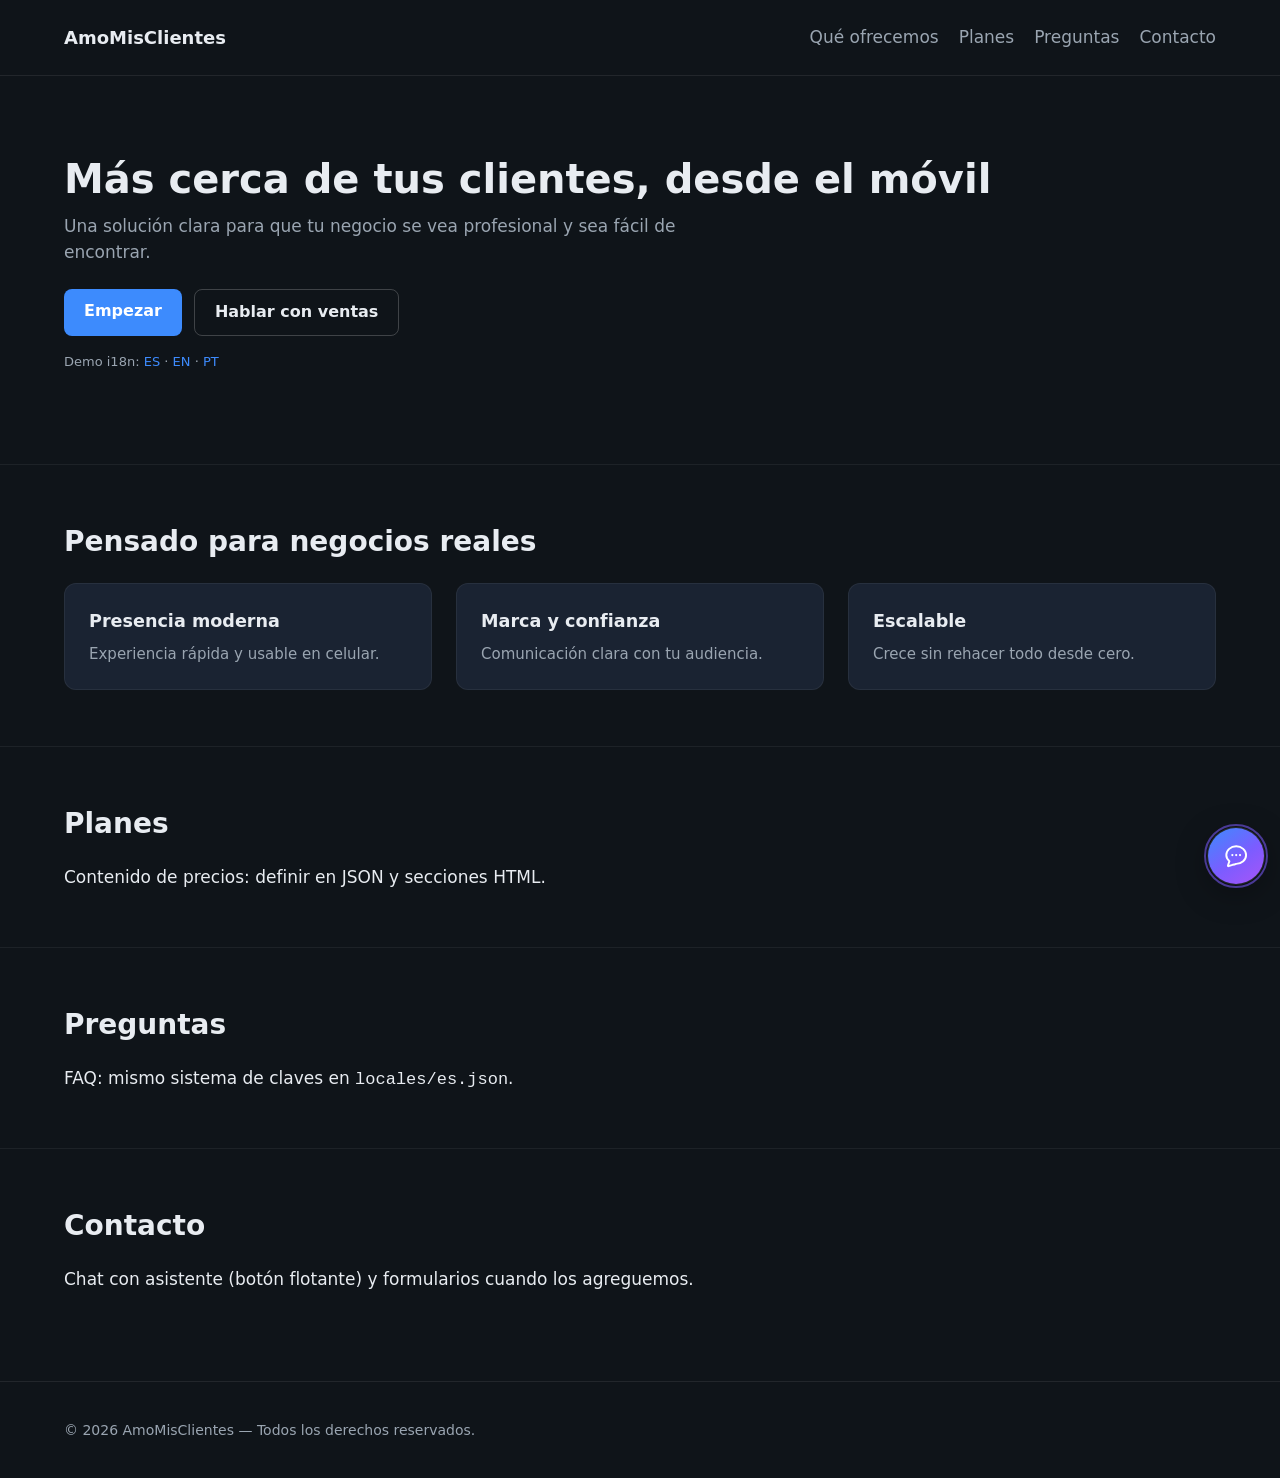
<file: sitio/index.html>
<!DOCTYPE html>
<html lang="es">
  <head>
    <meta charset="utf-8" />
    <meta name="viewport" content="width=device-width, initial-scale=1" />
    <meta name="description" content="" />
    <title>AmoMisClientes</title>
    <link rel="stylesheet" href="css/styles.css" />
    <link rel="stylesheet" href="css/chat.css" />
  </head>
  <body>
    <header class="site-header">
      <div class="wrap">
        <a class="logo" href="/">AmoMisClientes</a>
        <nav aria-label="Principal">
          <ul>
            <li><a href="#features" data-i18n="nav.features">Qué ofrecemos</a></li>
            <li><a href="#pricing" data-i18n="nav.pricing">Planes</a></li>
            <li><a href="#faq" data-i18n="nav.faq">Preguntas</a></li>
            <li><a href="#contacto" data-i18n="nav.contact">Contacto</a></li>
          </ul>
        </nav>
      </div>
    </header>

    <main>
      <section class="hero">
        <div class="wrap">
          <h1 data-i18n="hero.headline">Más cerca de tus clientes, desde el móvil</h1>
          <p class="sub" data-i18n="hero.sub">
            Una solución clara para que tu negocio se vea profesional y sea fácil de encontrar.
          </p>
          <div class="cta-row">
            <a class="btn btn-primary" href="#pricing" data-i18n="hero.ctaPrimary">Empezar</a>
            <a class="btn btn-ghost" href="#contacto" data-i18n="hero.ctaSecondary">Hablar con ventas</a>
          </div>
          <p style="margin-top: 1rem; font-size: 0.8125rem; color: var(--color-muted)">
            Demo i18n: <a href="?lang=es">ES</a> · <a href="?lang=en">EN</a> · <a href="?lang=pt">PT</a>
          </p>
        </div>
      </section>

      <section id="features" class="block">
        <div class="wrap">
          <h2 data-i18n="features.title">Pensado para negocios reales</h2>
          <div class="grid-3">
            <article class="card">
              <h3 data-i18n="features.f1Title">Presencia moderna</h3>
              <p data-i18n="features.f1Text">Experiencia rápida y usable en celular.</p>
            </article>
            <article class="card">
              <h3 data-i18n="features.f2Title">Marca y confianza</h3>
              <p data-i18n="features.f2Text">Comunicación clara con tu audiencia.</p>
            </article>
            <article class="card">
              <h3 data-i18n="features.f3Title">Escalable</h3>
              <p data-i18n="features.f3Text">Crece sin rehacer todo desde cero.</p>
            </article>
          </div>
        </div>
      </section>

      <section id="pricing" class="block">
        <div class="wrap">
          <h2 data-i18n="nav.pricing">Planes</h2>
          <p class="sub" style="margin: 0">Contenido de precios: definir en JSON y secciones HTML.</p>
        </div>
      </section>

      <section id="faq" class="block">
        <div class="wrap">
          <h2 data-i18n="nav.faq">Preguntas</h2>
          <p class="sub" style="margin: 0">FAQ: mismo sistema de claves en <code>locales/es.json</code>.</p>
        </div>
      </section>

      <section id="contacto" class="block">
        <div class="wrap">
          <h2 data-i18n="nav.contact">Contacto</h2>
          <p class="sub" style="margin: 0">Chat con asistente (botón flotante) y formularios cuando los agreguemos.</p>
        </div>
      </section>
    </main>

    <div class="amo-chat" id="amo-chat-root">
      <div class="amo-chat__backdrop" id="amo-chat-backdrop" hidden aria-hidden="true"></div>
      <button
        type="button"
        class="amo-chat__fab"
        id="amo-chat-fab"
        aria-expanded="false"
        aria-controls="amo-chat-panel"
      >
        <span class="amo-chat__fab-pulse" aria-hidden="true"></span>
        <svg class="amo-chat__fab-icon" viewBox="0 0 24 24" fill="none" xmlns="http://www.w3.org/2000/svg" aria-hidden="true">
          <path
            d="M12 3C7.03 3 3 6.58 3 11c0 2.13 1.07 4.07 2.82 5.5L4.5 20.5c-.12.35.22.68.56.56l3.65-1.22A9.9 9.9 0 0012 19c4.97 0 9-3.58 9-8s-4.03-8-9-8z"
            stroke="currentColor"
            stroke-width="1.75"
            stroke-linejoin="round"
          />
          <path d="M8.5 11h.01M12 11h.01M15.5 11h.01" stroke="currentColor" stroke-width="2" stroke-linecap="round" />
        </svg>
        <span class="amo-chat-sr-only" data-i18n="chat.open">Abrir chat</span>
      </button>
      <div class="amo-chat__panel" id="amo-chat-panel" hidden role="dialog" aria-modal="true" aria-labelledby="amo-chat-title">
        <div class="amo-chat__header">
          <div>
            <h2 id="amo-chat-title" data-i18n="chat.title">¿En qué podemos ayudarte?</h2>
            <p class="amo-chat__subtitle" data-i18n="chat.subtitle">Asistente AmoMisClientes · PBO-AssistantIA</p>
          </div>
          <button type="button" class="amo-chat__close" id="amo-chat-close" aria-label="Cerrar">
            <span aria-hidden="true">×</span>
          </button>
        </div>
        <div class="amo-chat__body">
          <iframe
            class="amo-chat__iframe"
            id="amo-chat-iframe"
            title="Chat AmoMisClientes"
            sandbox="allow-scripts allow-same-origin allow-forms allow-popups allow-modals"
            hidden
          ></iframe>
          <div class="amo-chat__fallback" id="amo-chat-fallback">
            <strong data-i18n="chat.fallbackTitle">Conectá el chat con PBO</strong>
            <p style="margin: 0">
              <span data-i18n="chat.fallbackBody"
                >Definí iframeUrl en js/chat-config.js. Cuando esté activo, la conversación corre en PBO-AssistantIA.</span
              >
            </p>
          </div>
        </div>
      </div>
    </div>

    <footer class="site-footer">
      <div class="wrap">
        <p>© <span id="y"></span> AmoMisClientes — <span data-i18n="footer.rights">Todos los derechos reservados.</span></p>
      </div>
    </footer>

    <script>
      document.getElementById('y').textContent = new Date().getFullYear();
    </script>
    <script src="js/chat-config.js"></script>
    <script src="js/i18n.js"></script>
    <script src="js/chat.js"></script>
    <script>
      amoI18n
        .init()
        .then(function () {
          amoChat.init();
        })
        .catch(function (e) {
          console.error(e);
          amoChat.init();
        });
    </script>
  </body>
</html>
</file>
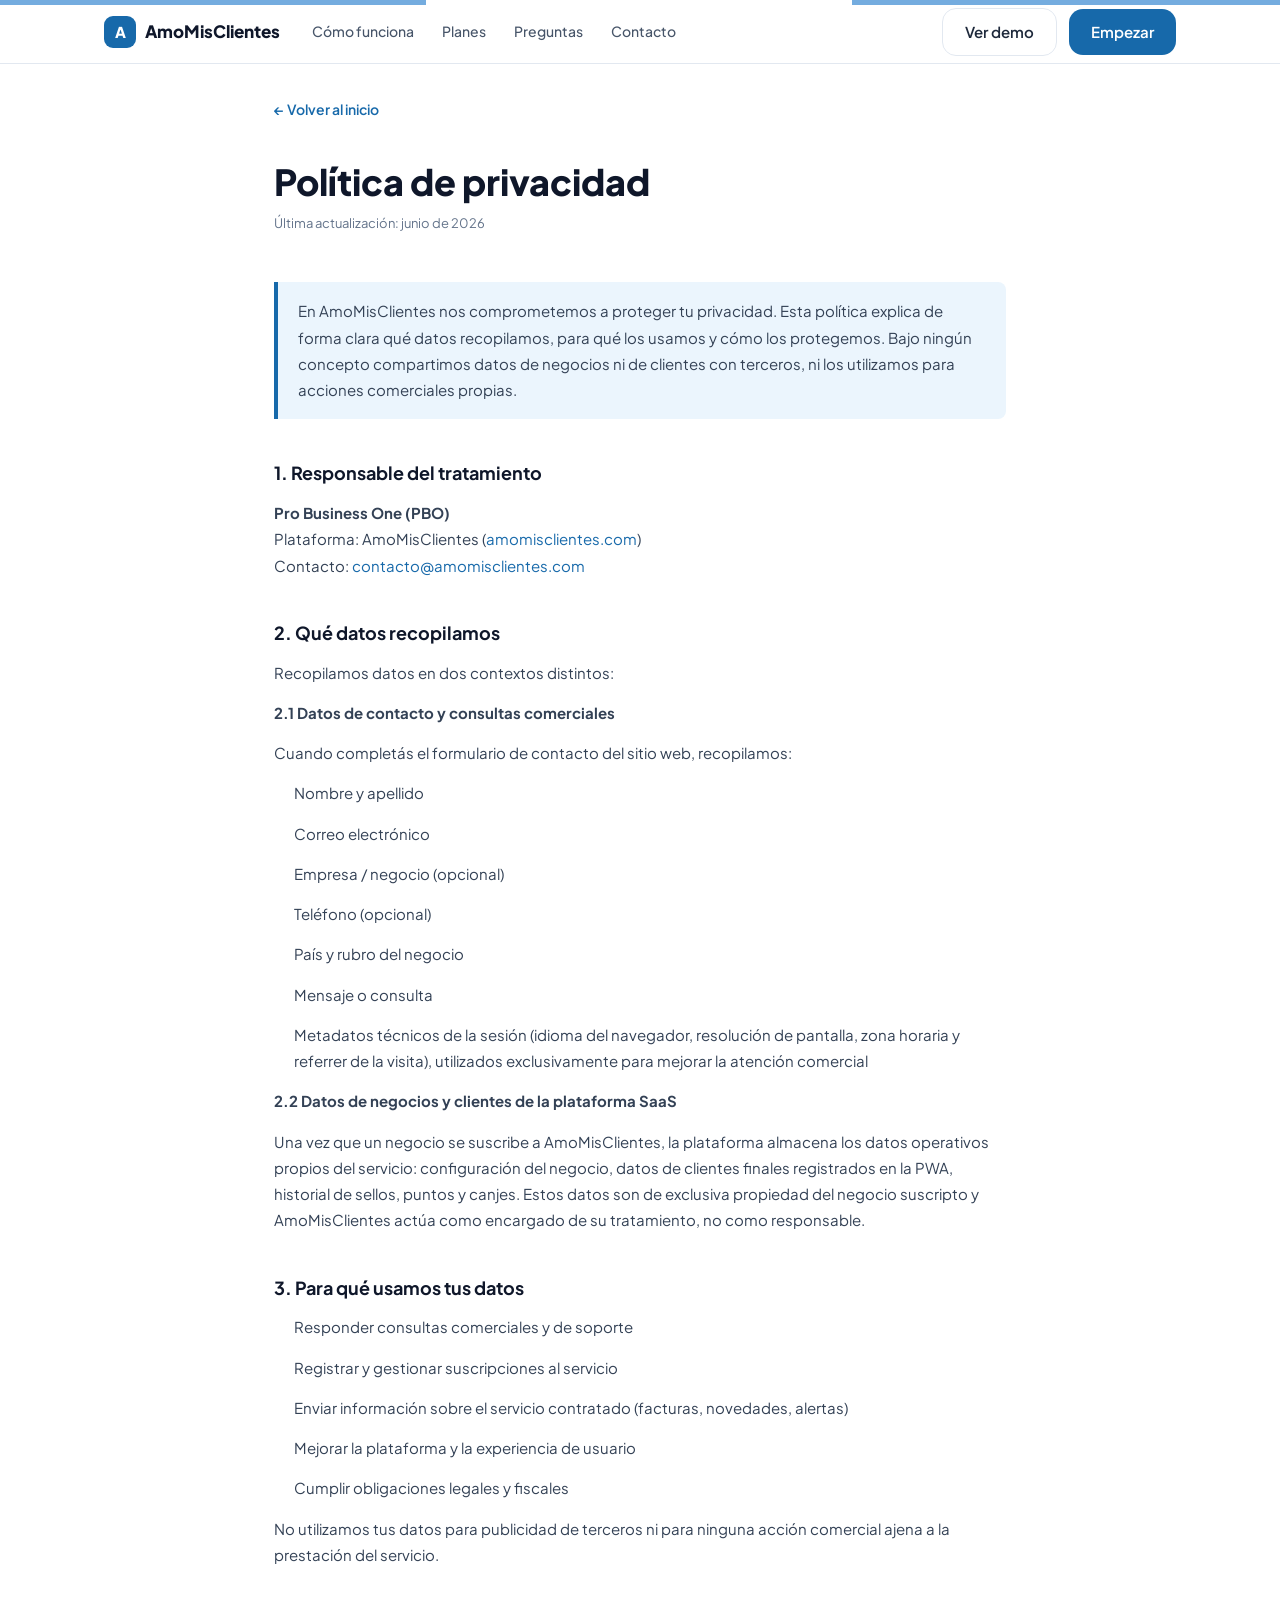
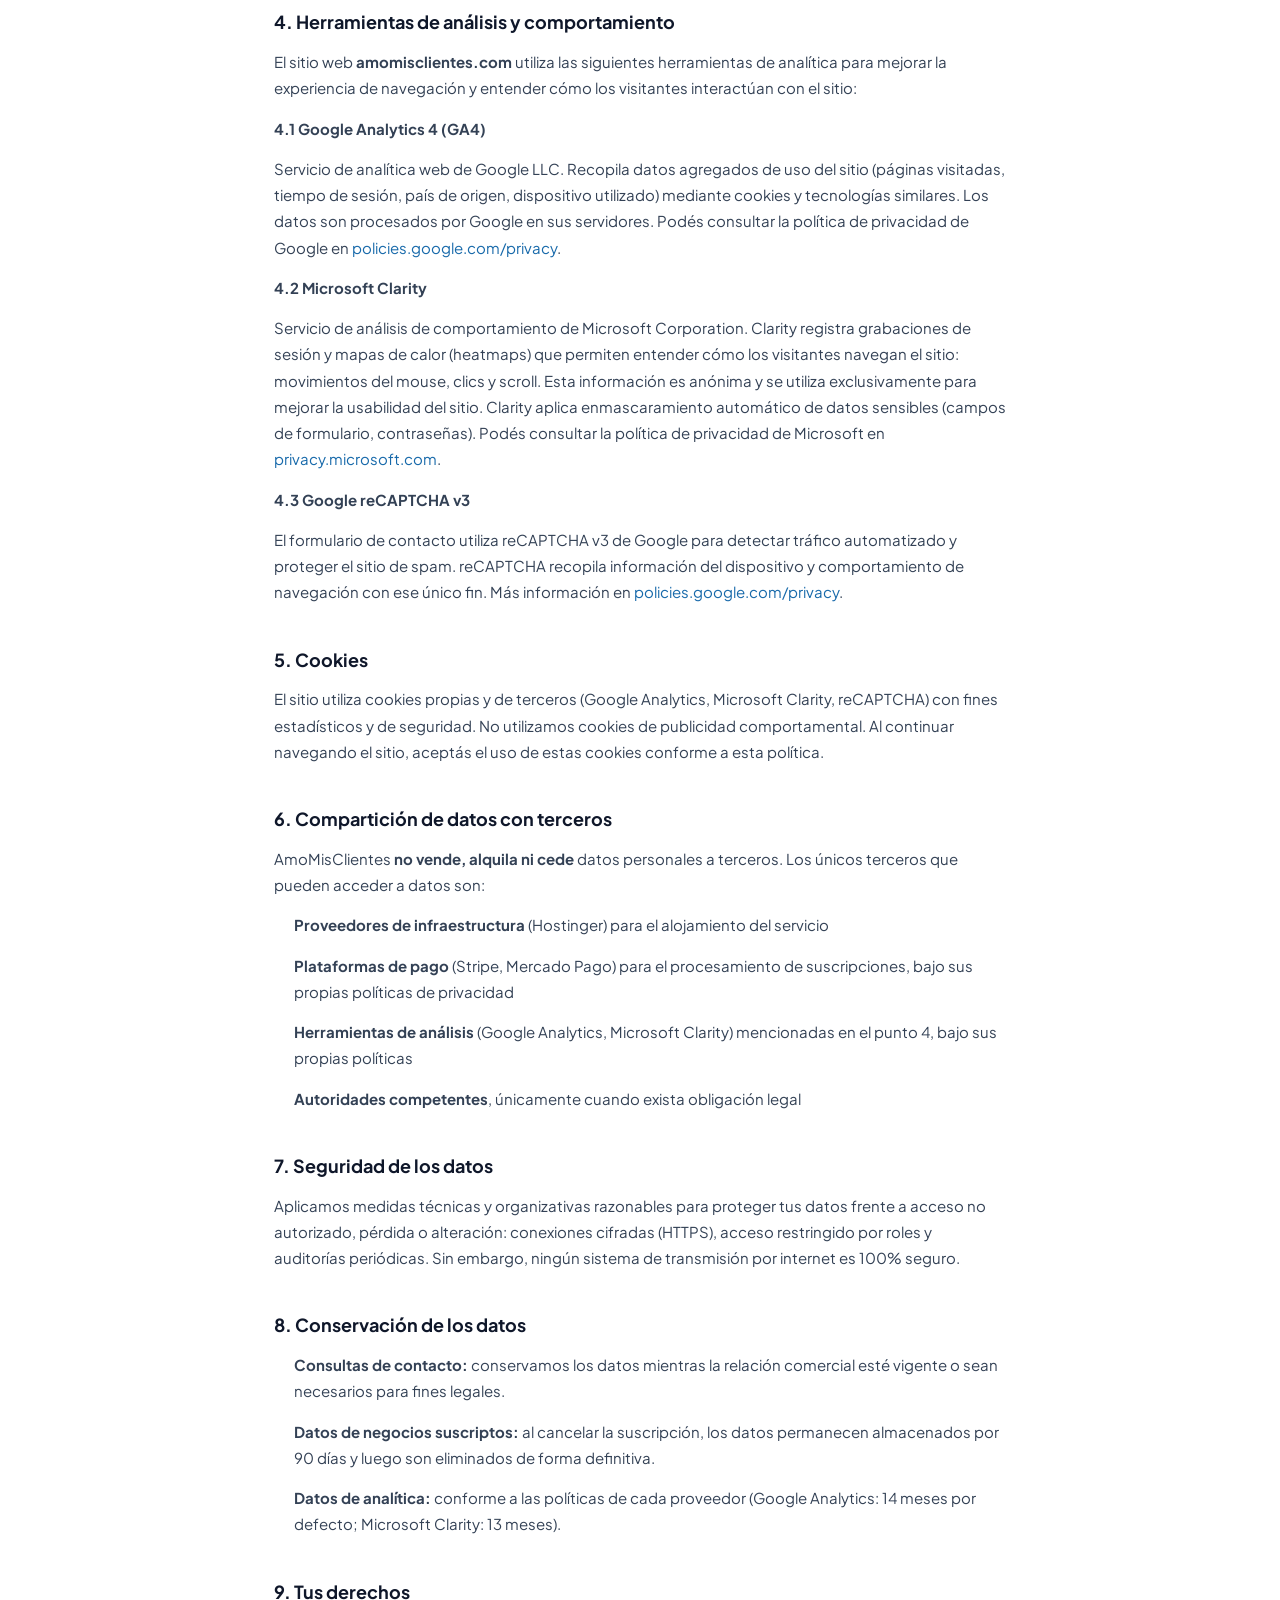
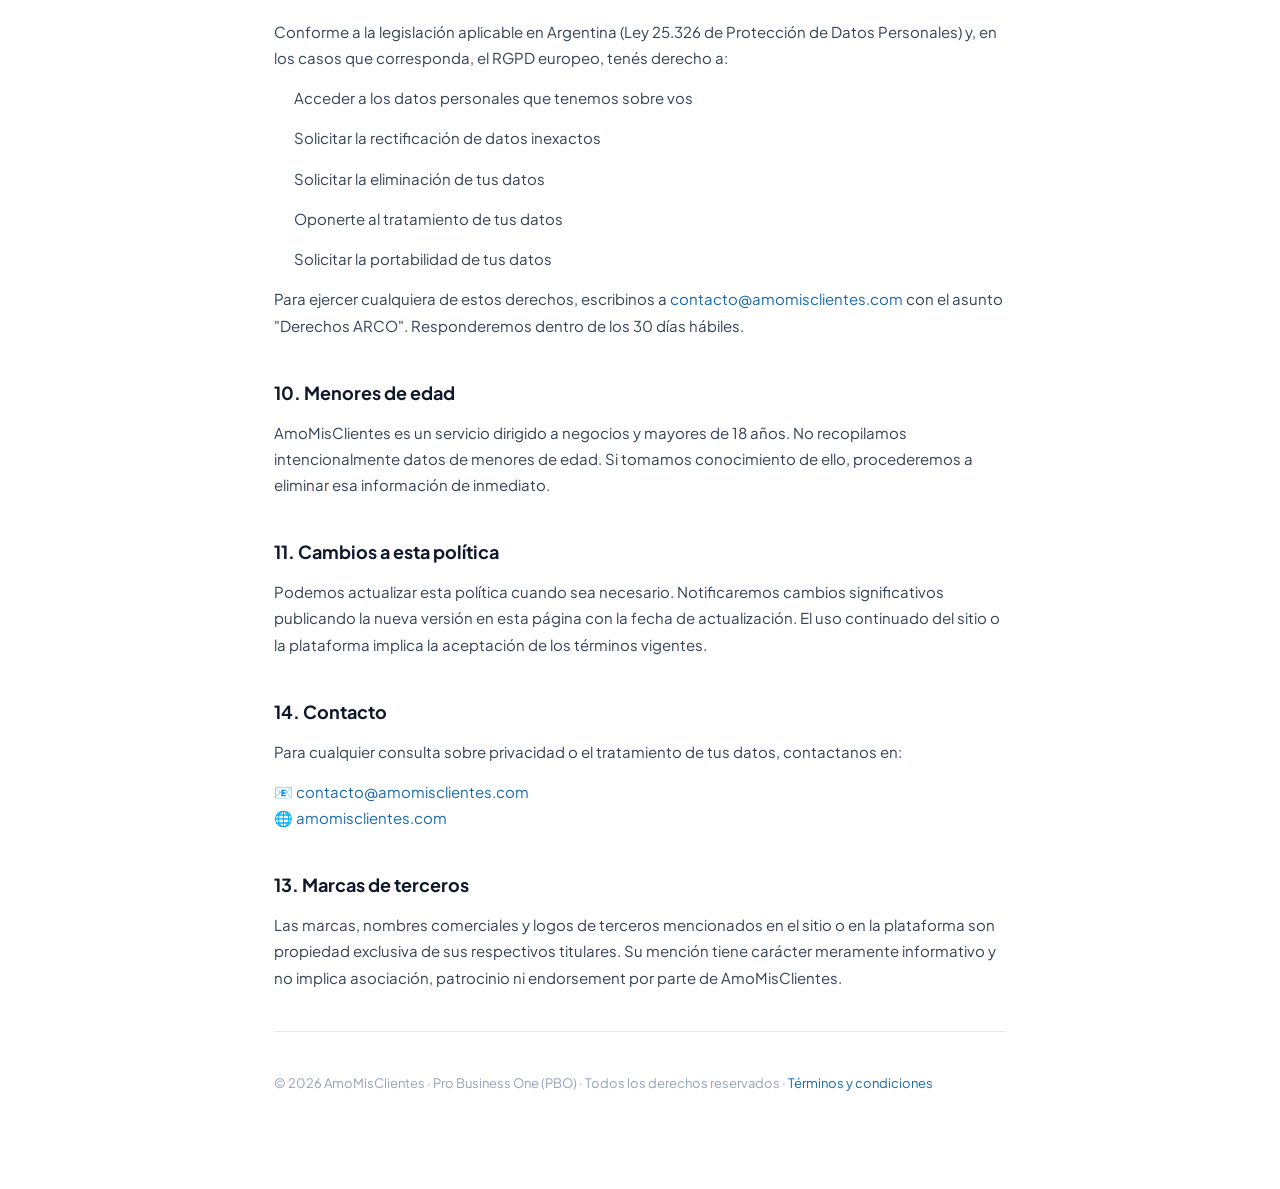
<file: privacidad.html>
<!DOCTYPE html>
<html lang="es">
<head>
  <meta charset="utf-8"/>
  <meta name="viewport" content="width=device-width,initial-scale=1"/>
  <meta name="description" content="Política de privacidad de AmoMisClientes. Conocé cómo recopilamos, usamos y protegemos tus datos."/>
  <title>Política de privacidad — AmoMisClientes</title>
  <link rel="preconnect" href="https://fonts.googleapis.com"/>
  <link rel="preconnect" href="https://fonts.gstatic.com" crossorigin/>
  <link href="https://fonts.googleapis.com/css2?family=Plus+Jakarta+Sans:wght@400;500;600;700;800&display=swap" rel="stylesheet"/>
  <link rel="stylesheet" href="css/theme.css?v=20261104"/>
  <link rel="stylesheet" href="css/styles.css?v=20261104"/>
  <!-- Google Analytics 4 -->
  <script async src="https://www.googletagmanager.com/gtag/js?id=G-VG951C6SQ8"></script>
  <script>
    window.dataLayer = window.dataLayer || [];
    function gtag(){dataLayer.push(arguments);}
    gtag('js', new Date());
    gtag('config', 'G-VG951C6SQ8');
  </script>
  <!-- Microsoft Clarity -->
  <script type="text/javascript">
    (function(c,l,a,r,i,t,y){
        c[a]=c[a]||function(){(c[a].q=c[a].q||[]).push(arguments)};
        t=l.createElement(r);t.async=1;t.src="https://www.clarity.ms/tag/"+i;
        y=l.getElementsByTagName(r)[0];y.parentNode.insertBefore(t,y);
    })(window, document, "clarity", "script", "x8zu3onl38");
  </script>
  <style>
    .legal-page {
      max-width: 780px;
      margin: 0 auto;
      padding: 96px 24px 80px;
      color: var(--navy, #0f172a);
      font-family: 'Plus Jakarta Sans', sans-serif;
    }
    .legal-page .back-link {
      display: inline-flex;
      align-items: center;
      gap: 6px;
      font-size: 14px;
      font-weight: 600;
      color: var(--brand, #1769AA);
      text-decoration: none;
      margin-bottom: 40px;
    }
    .legal-page .back-link:hover { opacity: 0.8; }
    .legal-page h1 {
      font-size: clamp(26px, 4vw, 36px);
      font-weight: 800;
      margin: 0 0 8px;
      line-height: 1.2;
    }
    .legal-page .updated {
      font-size: 13px;
      color: #64748b;
      margin-bottom: 48px;
    }
    .legal-page h2 {
      font-size: 18px;
      font-weight: 700;
      margin: 40px 0 12px;
      color: var(--navy, #0f172a);
    }
    .legal-page p, .legal-page li {
      font-size: 15px;
      line-height: 1.75;
      color: #334155;
      margin: 0 0 14px;
    }
    .legal-page ul {
      padding-left: 20px;
      margin: 0 0 14px;
    }
    .legal-page a {
      color: var(--brand, #1769AA);
      text-decoration: none;
    }
    .legal-page a:hover { text-decoration: underline; }
    .legal-page .highlight-box {
      background: var(--brand-light, #EBF5FD);
      border-left: 4px solid var(--brand, #1769AA);
      border-radius: 0 8px 8px 0;
      padding: 16px 20px;
      margin: 24px 0;
    }
    .legal-page .highlight-box p { margin: 0; }
    .legal-page hr {
      border: none;
      border-top: 1px solid #e2e8f0;
      margin: 40px 0;
    }
  </style>
</head>
<body>

<!-- NAV -->
<header class="nav" id="nav">
  <div class="nav__inner">
    <a class="nav__logo" href="/">
      <span class="nav__logo-mark">A</span>
      AmoMisClientes
    </a>
    <nav class="nav__links">
      <a href="/#como-funciona">Cómo funciona</a>
      <a href="/#precios">Planes</a>
      <a href="/#faq">Preguntas</a>
      <a href="/#contacto">Contacto</a>
    </nav>
    <div class="nav__actions">
      <a class="btn-secondary" href="/#contacto">Ver demo</a>
      <a class="btn-primary" href="/#precios">Empezar</a>
    </div>
  </div>
</header>

<!-- CONTENIDO -->
<main class="legal-page">

  <a class="back-link" href="/">← Volver al inicio</a>

  <h1>Política de privacidad</h1>
  <p class="updated">Última actualización: junio de 2026</p>

  <div class="highlight-box">
    <p>En AmoMisClientes nos comprometemos a proteger tu privacidad. Esta política explica de forma clara qué datos recopilamos, para qué los usamos y cómo los protegemos. Bajo ningún concepto compartimos datos de negocios ni de clientes con terceros, ni los utilizamos para acciones comerciales propias.</p>
  </div>

  <h2>1. Responsable del tratamiento</h2>
  <p>
    <strong>Pro Business One (PBO)</strong><br>
    Plataforma: AmoMisClientes (<a href="https://amomisclientes.com">amomisclientes.com</a>)<br>
    Contacto: <a href="mailto:contacto@amomisclientes.com">contacto@amomisclientes.com</a>
  </p>

  <h2>2. Qué datos recopilamos</h2>
  <p>Recopilamos datos en dos contextos distintos:</p>

  <p><strong>2.1 Datos de contacto y consultas comerciales</strong></p>
  <p>Cuando completás el formulario de contacto del sitio web, recopilamos:</p>
  <ul>
    <li>Nombre y apellido</li>
    <li>Correo electrónico</li>
    <li>Empresa / negocio (opcional)</li>
    <li>Teléfono (opcional)</li>
    <li>País y rubro del negocio</li>
    <li>Mensaje o consulta</li>
    <li>Metadatos técnicos de la sesión (idioma del navegador, resolución de pantalla, zona horaria y referrer de la visita), utilizados exclusivamente para mejorar la atención comercial</li>
  </ul>

  <p><strong>2.2 Datos de negocios y clientes de la plataforma SaaS</strong></p>
  <p>Una vez que un negocio se suscribe a AmoMisClientes, la plataforma almacena los datos operativos propios del servicio: configuración del negocio, datos de clientes finales registrados en la PWA, historial de sellos, puntos y canjes. Estos datos son de exclusiva propiedad del negocio suscripto y AmoMisClientes actúa como encargado de su tratamiento, no como responsable.</p>

  <h2>3. Para qué usamos tus datos</h2>
  <ul>
    <li>Responder consultas comerciales y de soporte</li>
    <li>Registrar y gestionar suscripciones al servicio</li>
    <li>Enviar información sobre el servicio contratado (facturas, novedades, alertas)</li>
    <li>Mejorar la plataforma y la experiencia de usuario</li>
    <li>Cumplir obligaciones legales y fiscales</li>
  </ul>
  <p>No utilizamos tus datos para publicidad de terceros ni para ninguna acción comercial ajena a la prestación del servicio.</p>

  <h2>4. Herramientas de análisis y comportamiento</h2>
  <p>El sitio web <strong>amomisclientes.com</strong> utiliza las siguientes herramientas de analítica para mejorar la experiencia de navegación y entender cómo los visitantes interactúan con el sitio:</p>

  <p><strong>4.1 Google Analytics 4 (GA4)</strong></p>
  <p>Servicio de analítica web de Google LLC. Recopila datos agregados de uso del sitio (páginas visitadas, tiempo de sesión, país de origen, dispositivo utilizado) mediante cookies y tecnologías similares. Los datos son procesados por Google en sus servidores. Podés consultar la política de privacidad de Google en <a href="https://policies.google.com/privacy" target="_blank" rel="noopener">policies.google.com/privacy</a>.</p>

  <p><strong>4.2 Microsoft Clarity</strong></p>
  <p>Servicio de análisis de comportamiento de Microsoft Corporation. Clarity registra grabaciones de sesión y mapas de calor (heatmaps) que permiten entender cómo los visitantes navegan el sitio: movimientos del mouse, clics y scroll. Esta información es anónima y se utiliza exclusivamente para mejorar la usabilidad del sitio. Clarity aplica enmascaramiento automático de datos sensibles (campos de formulario, contraseñas). Podés consultar la política de privacidad de Microsoft en <a href="https://privacy.microsoft.com/privacystatement" target="_blank" rel="noopener">privacy.microsoft.com</a>.</p>

  <p><strong>4.3 Google reCAPTCHA v3</strong></p>
  <p>El formulario de contacto utiliza reCAPTCHA v3 de Google para detectar tráfico automatizado y proteger el sitio de spam. reCAPTCHA recopila información del dispositivo y comportamiento de navegación con ese único fin. Más información en <a href="https://policies.google.com/privacy" target="_blank" rel="noopener">policies.google.com/privacy</a>.</p>

  <h2>5. Cookies</h2>
  <p>El sitio utiliza cookies propias y de terceros (Google Analytics, Microsoft Clarity, reCAPTCHA) con fines estadísticos y de seguridad. No utilizamos cookies de publicidad comportamental. Al continuar navegando el sitio, aceptás el uso de estas cookies conforme a esta política.</p>

  <h2>6. Compartición de datos con terceros</h2>
  <p>AmoMisClientes <strong>no vende, alquila ni cede</strong> datos personales a terceros. Los únicos terceros que pueden acceder a datos son:</p>
  <ul>
    <li><strong>Proveedores de infraestructura</strong> (Hostinger) para el alojamiento del servicio</li>
    <li><strong>Plataformas de pago</strong> (Stripe, Mercado Pago) para el procesamiento de suscripciones, bajo sus propias políticas de privacidad</li>
    <li><strong>Herramientas de análisis</strong> (Google Analytics, Microsoft Clarity) mencionadas en el punto 4, bajo sus propias políticas</li>
    <li><strong>Autoridades competentes</strong>, únicamente cuando exista obligación legal</li>
  </ul>

  <h2>7. Seguridad de los datos</h2>
  <p>Aplicamos medidas técnicas y organizativas razonables para proteger tus datos frente a acceso no autorizado, pérdida o alteración: conexiones cifradas (HTTPS), acceso restringido por roles y auditorías periódicas. Sin embargo, ningún sistema de transmisión por internet es 100% seguro.</p>

  <h2>8. Conservación de los datos</h2>
  <ul>
    <li><strong>Consultas de contacto:</strong> conservamos los datos mientras la relación comercial esté vigente o sean necesarios para fines legales.</li>
    <li><strong>Datos de negocios suscriptos:</strong> al cancelar la suscripción, los datos permanecen almacenados por 90 días y luego son eliminados de forma definitiva.</li>
    <li><strong>Datos de analítica:</strong> conforme a las políticas de cada proveedor (Google Analytics: 14 meses por defecto; Microsoft Clarity: 13 meses).</li>
  </ul>

  <h2>9. Tus derechos</h2>
  <p>Conforme a la legislación aplicable en Argentina (Ley 25.326 de Protección de Datos Personales) y, en los casos que corresponda, el RGPD europeo, tenés derecho a:</p>
  <ul>
    <li>Acceder a los datos personales que tenemos sobre vos</li>
    <li>Solicitar la rectificación de datos inexactos</li>
    <li>Solicitar la eliminación de tus datos</li>
    <li>Oponerte al tratamiento de tus datos</li>
    <li>Solicitar la portabilidad de tus datos</li>
  </ul>
  <p>Para ejercer cualquiera de estos derechos, escribinos a <a href="mailto:contacto@amomisclientes.com">contacto@amomisclientes.com</a> con el asunto "Derechos ARCO". Responderemos dentro de los 30 días hábiles.</p>

  <h2>10. Menores de edad</h2>
  <p>AmoMisClientes es un servicio dirigido a negocios y mayores de 18 años. No recopilamos intencionalmente datos de menores de edad. Si tomamos conocimiento de ello, procederemos a eliminar esa información de inmediato.</p>

  <h2>11. Cambios a esta política</h2>
  <p>Podemos actualizar esta política cuando sea necesario. Notificaremos cambios significativos publicando la nueva versión en esta página con la fecha de actualización. El uso continuado del sitio o la plataforma implica la aceptación de los términos vigentes.</p>

  <h2>14. Contacto</h2>
  <p>Para cualquier consulta sobre privacidad o el tratamiento de tus datos, contactanos en:</p>
  <p>
    📧 <a href="mailto:contacto@amomisclientes.com">contacto@amomisclientes.com</a><br>
    🌐 <a href="https://amomisclientes.com">amomisclientes.com</a>
  </p>


  <h2>13. Marcas de terceros</h2>
  <p>Las marcas, nombres comerciales y logos de terceros mencionados en el sitio o en la plataforma son propiedad exclusiva de sus respectivos titulares. Su mención tiene carácter meramente informativo y no implica asociación, patrocinio ni endorsement por parte de AmoMisClientes.</p>

  <hr>
  <p style="font-size:13px; color:#94a3b8;">© <span id="y"></span> AmoMisClientes · Pro Business One (PBO) · Todos los derechos reservados · <a href="/terminos">Términos y condiciones</a></p>

</main>

<script>
  document.getElementById('y').textContent = new Date().getFullYear();
  window.addEventListener('scroll', function () {
    document.getElementById('nav').classList.toggle('scrolled', window.scrollY > 10);
  });
</script>

</body>
</html>
</file>
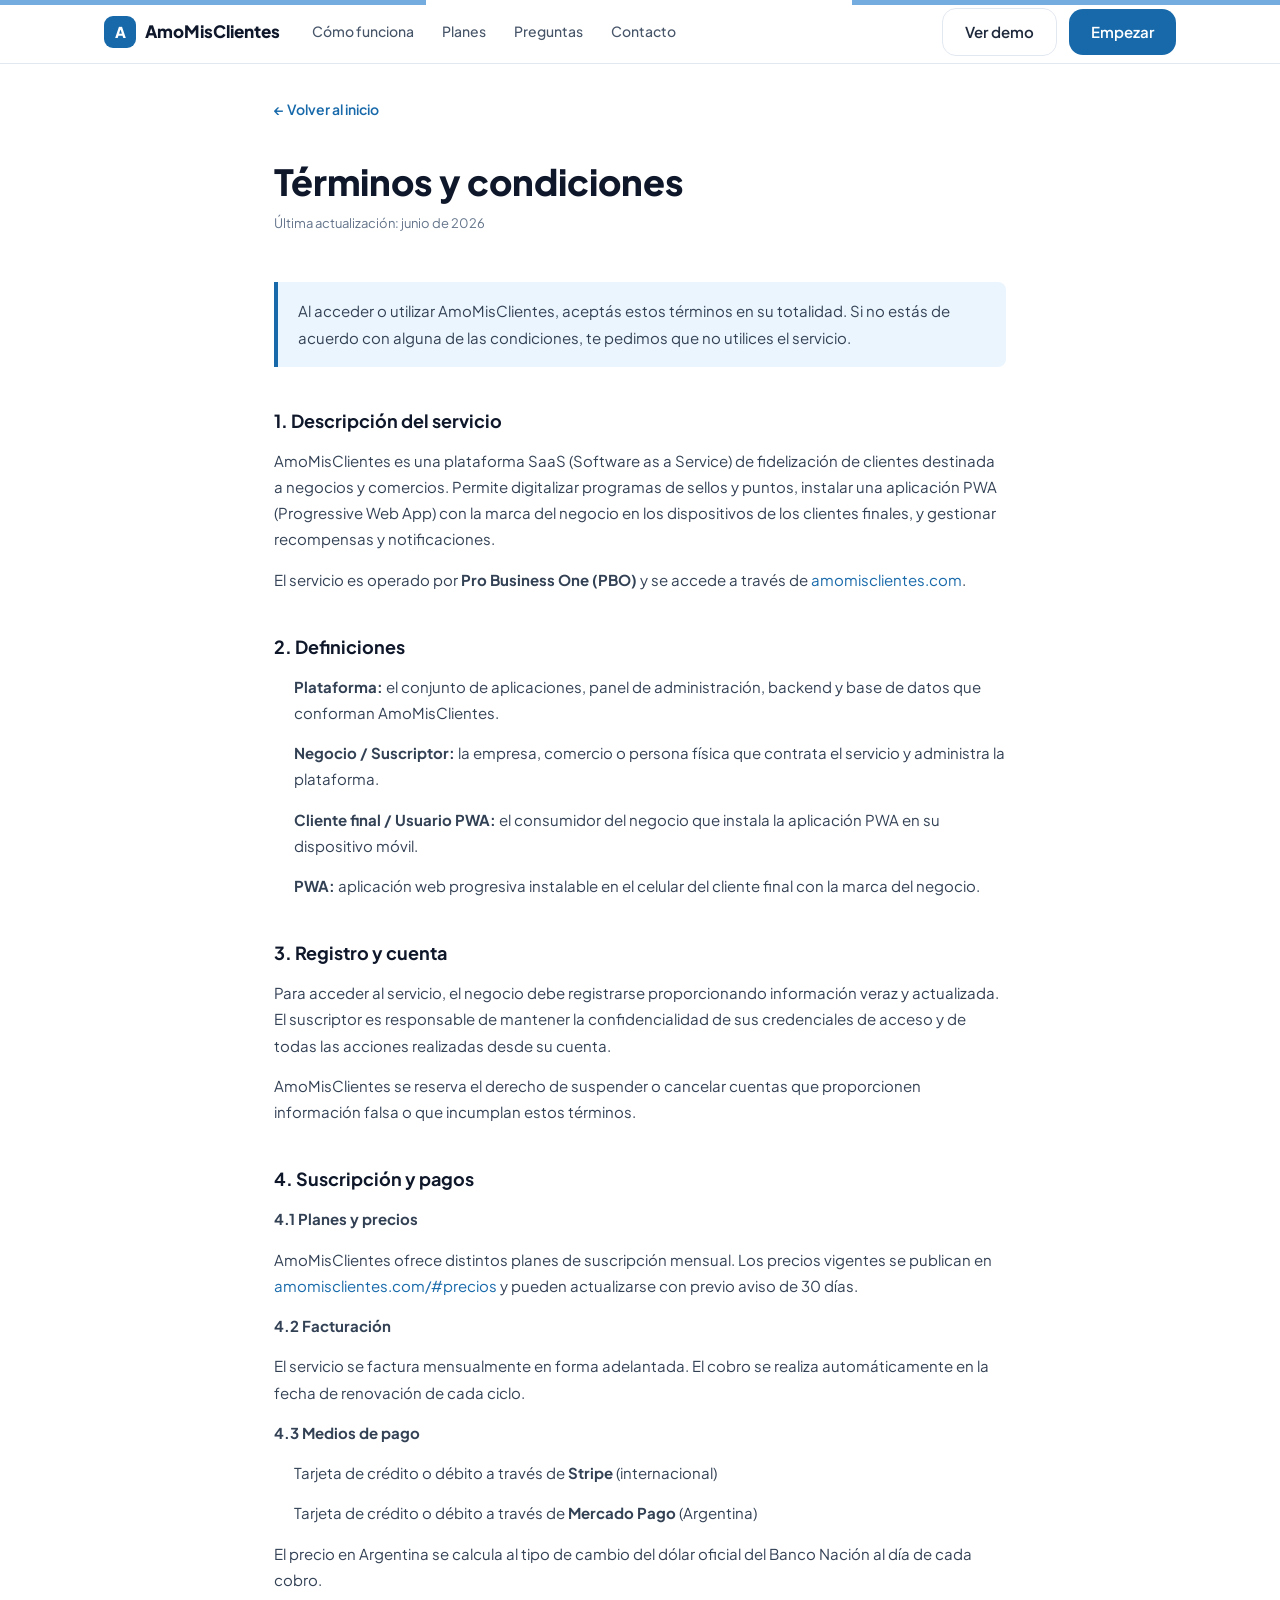
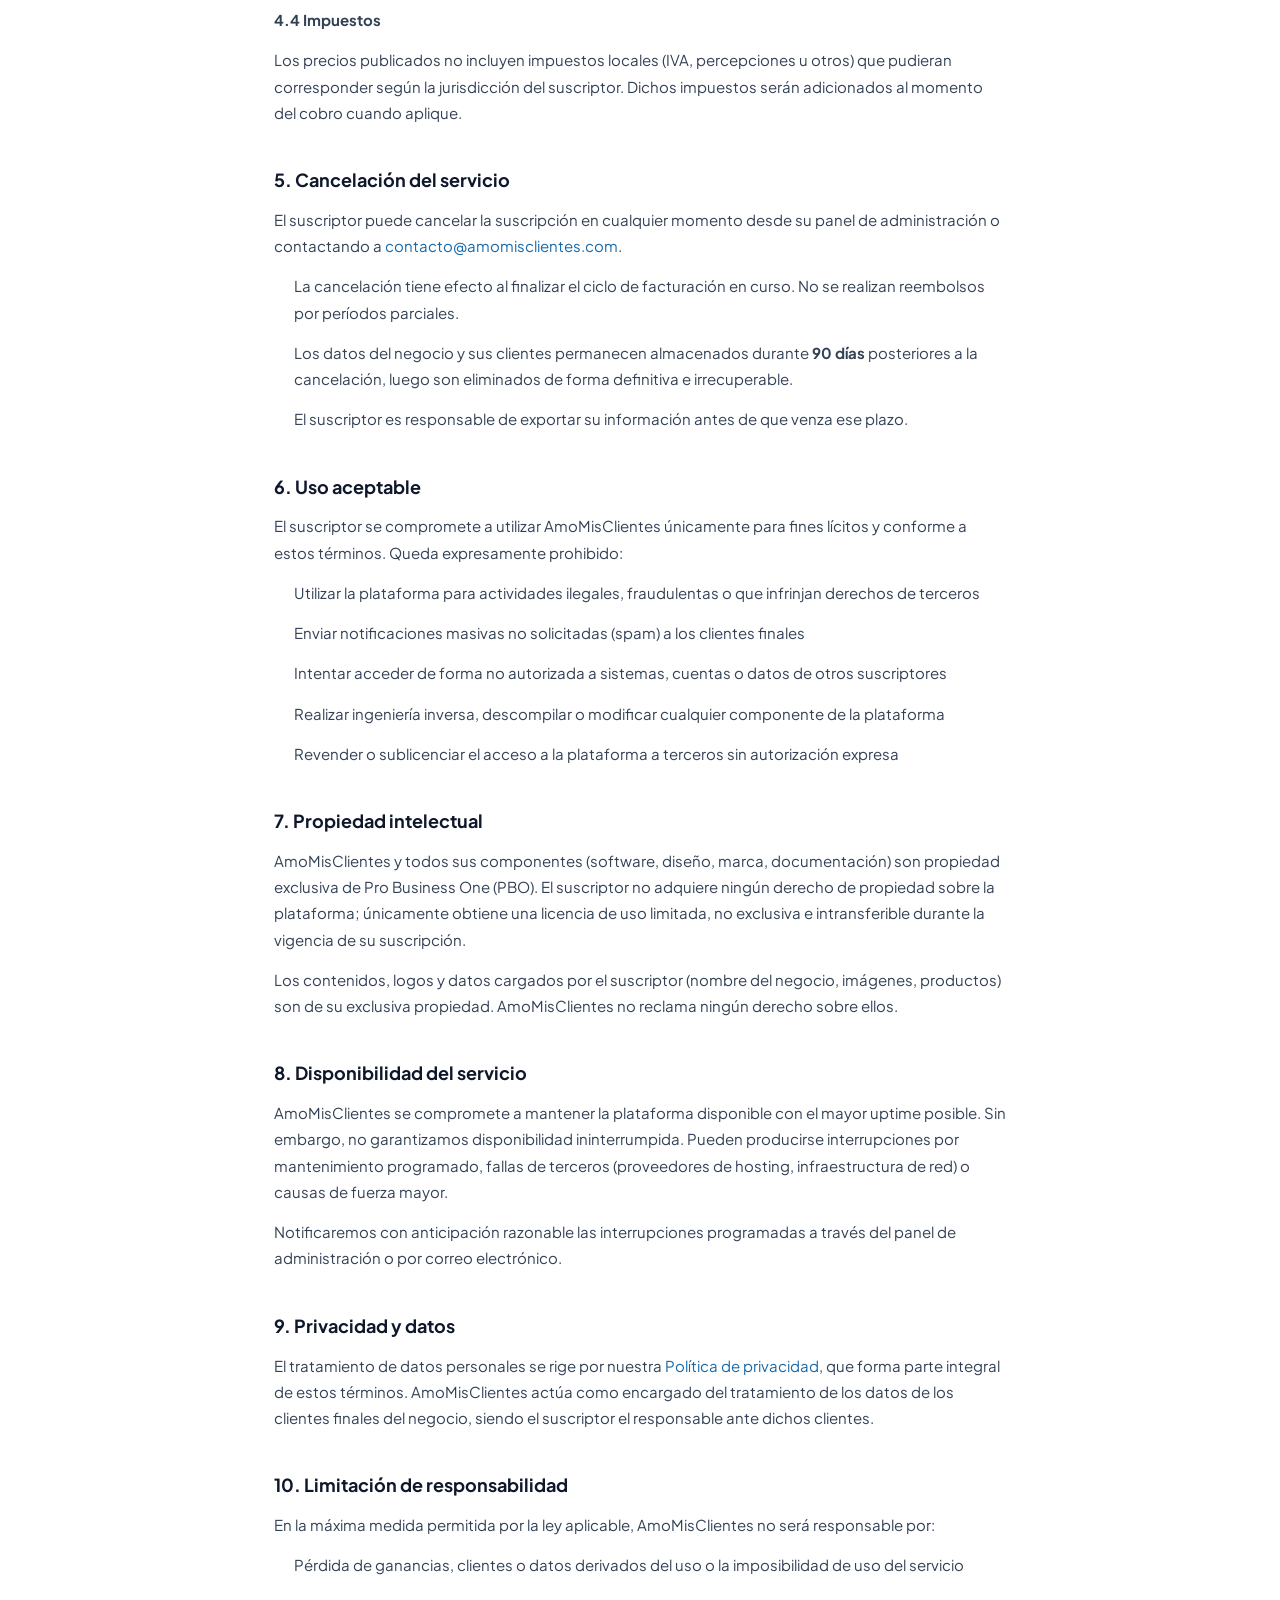
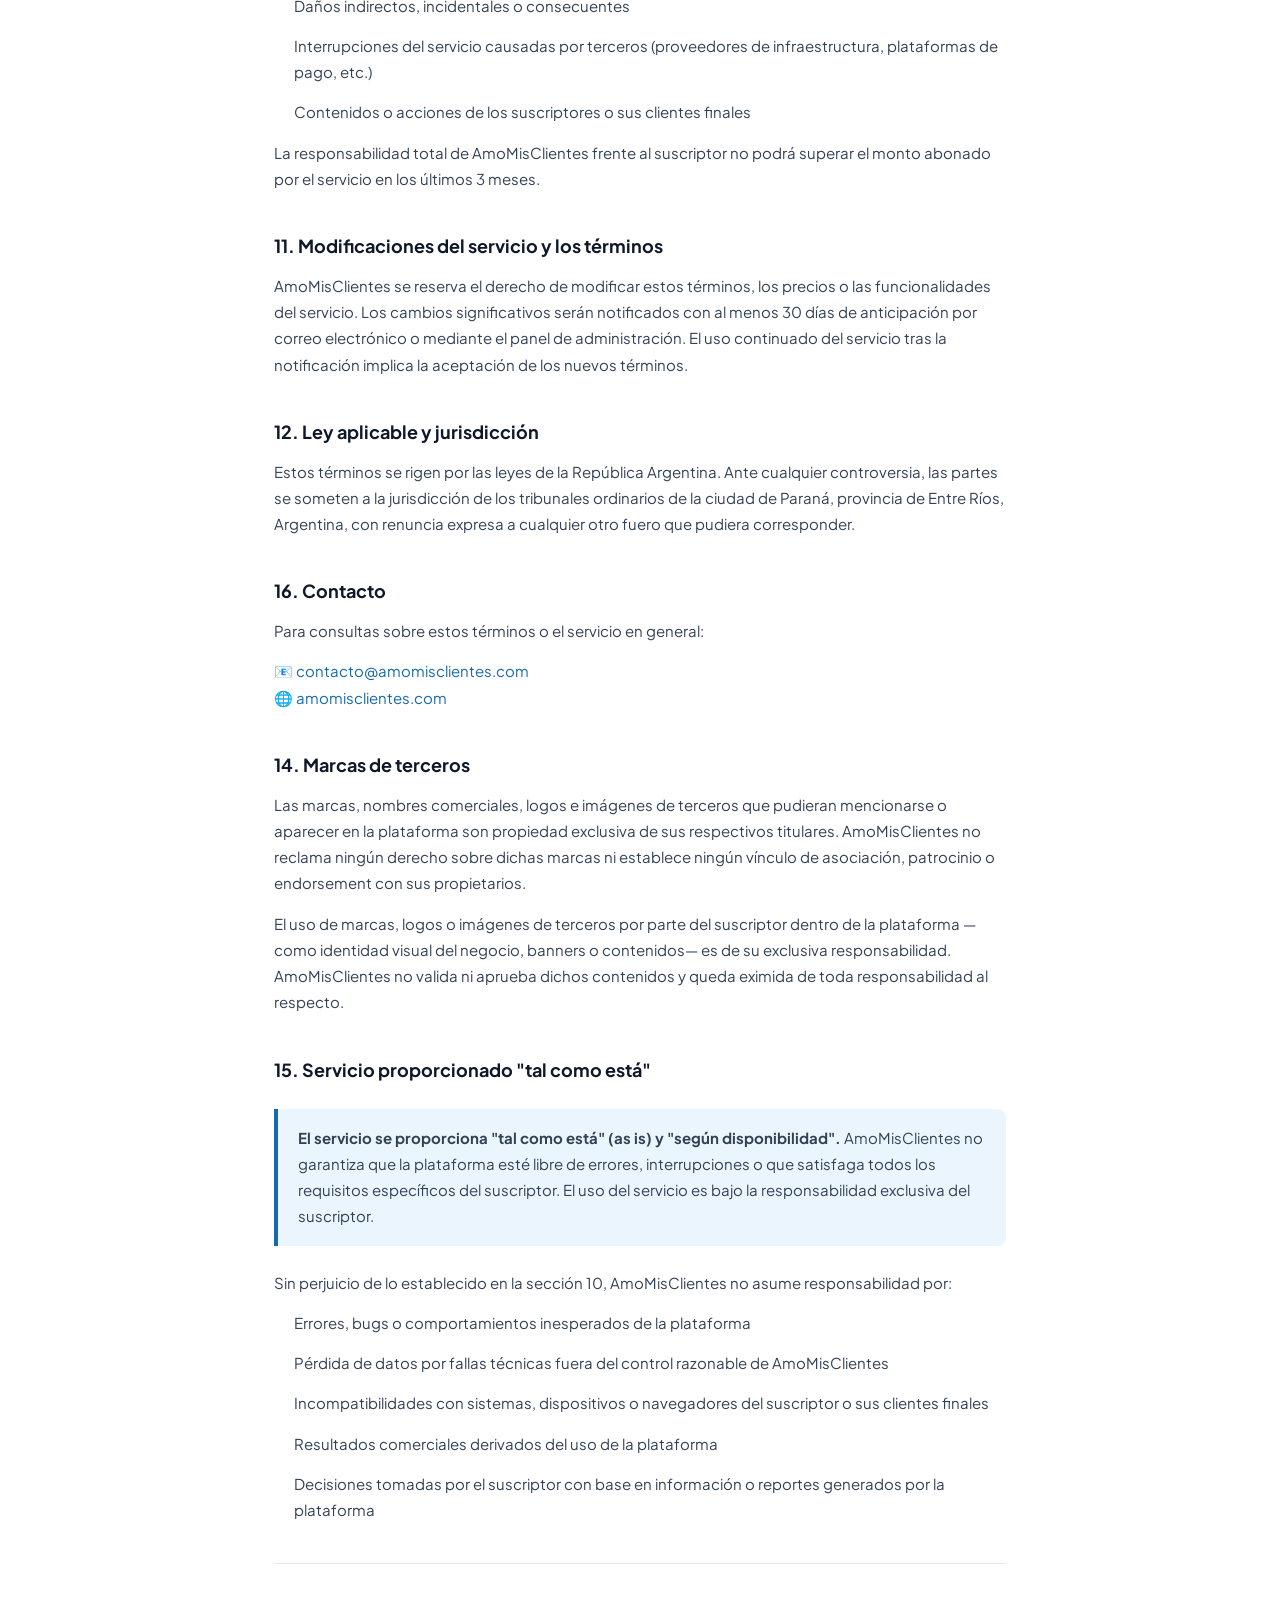
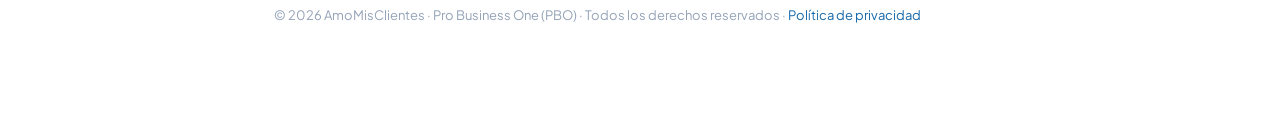
<file: terminos.html>
<!DOCTYPE html>
<html lang="es">
<head>
  <meta charset="utf-8"/>
  <meta name="viewport" content="width=device-width,initial-scale=1"/>
  <meta name="description" content="Términos y condiciones del servicio AmoMisClientes. Conocé las condiciones de uso de la plataforma."/>
  <title>Términos y condiciones — AmoMisClientes</title>
  <link rel="preconnect" href="https://fonts.googleapis.com"/>
  <link rel="preconnect" href="https://fonts.gstatic.com" crossorigin/>
  <link href="https://fonts.googleapis.com/css2?family=Plus+Jakarta+Sans:wght@400;500;600;700;800&display=swap" rel="stylesheet"/>
  <link rel="stylesheet" href="css/theme.css?v=20261104"/>
  <link rel="stylesheet" href="css/styles.css?v=20261104"/>
  <!-- Google Analytics 4 -->
  <script async src="https://www.googletagmanager.com/gtag/js?id=G-VG951C6SQ8"></script>
  <script>
    window.dataLayer = window.dataLayer || [];
    function gtag(){dataLayer.push(arguments);}
    gtag('js', new Date());
    gtag('config', 'G-VG951C6SQ8');
  </script>
  <!-- Microsoft Clarity -->
  <script type="text/javascript">
    (function(c,l,a,r,i,t,y){
        c[a]=c[a]||function(){(c[a].q=c[a].q||[]).push(arguments)};
        t=l.createElement(r);t.async=1;t.src="https://www.clarity.ms/tag/"+i;
        y=l.getElementsByTagName(r)[0];y.parentNode.insertBefore(t,y);
    })(window, document, "clarity", "script", "x8zu3onl38");
  </script>
  <style>
    .legal-page {
      max-width: 780px;
      margin: 0 auto;
      padding: 96px 24px 80px;
      color: var(--navy, #0f172a);
      font-family: 'Plus Jakarta Sans', sans-serif;
    }
    .legal-page .back-link {
      display: inline-flex;
      align-items: center;
      gap: 6px;
      font-size: 14px;
      font-weight: 600;
      color: var(--brand, #1769AA);
      text-decoration: none;
      margin-bottom: 40px;
    }
    .legal-page .back-link:hover { opacity: 0.8; }
    .legal-page h1 {
      font-size: clamp(26px, 4vw, 36px);
      font-weight: 800;
      margin: 0 0 8px;
      line-height: 1.2;
    }
    .legal-page .updated {
      font-size: 13px;
      color: #64748b;
      margin-bottom: 48px;
    }
    .legal-page h2 {
      font-size: 18px;
      font-weight: 700;
      margin: 40px 0 12px;
      color: var(--navy, #0f172a);
    }
    .legal-page p, .legal-page li {
      font-size: 15px;
      line-height: 1.75;
      color: #334155;
      margin: 0 0 14px;
    }
    .legal-page ul {
      padding-left: 20px;
      margin: 0 0 14px;
    }
    .legal-page a {
      color: var(--brand, #1769AA);
      text-decoration: none;
    }
    .legal-page a:hover { text-decoration: underline; }
    .legal-page .highlight-box {
      background: var(--brand-light, #EBF5FD);
      border-left: 4px solid var(--brand, #1769AA);
      border-radius: 0 8px 8px 0;
      padding: 16px 20px;
      margin: 24px 0;
    }
    .legal-page .highlight-box p { margin: 0; }
    .legal-page hr {
      border: none;
      border-top: 1px solid #e2e8f0;
      margin: 40px 0;
    }
  </style>
</head>
<body>

<!-- NAV -->
<header class="nav" id="nav">
  <div class="nav__inner">
    <a class="nav__logo" href="/">
      <span class="nav__logo-mark">A</span>
      AmoMisClientes
    </a>
    <nav class="nav__links">
      <a href="/#como-funciona">Cómo funciona</a>
      <a href="/#precios">Planes</a>
      <a href="/#faq">Preguntas</a>
      <a href="/#contacto">Contacto</a>
    </nav>
    <div class="nav__actions">
      <a class="btn-secondary" href="/#contacto">Ver demo</a>
      <a class="btn-primary" href="/#precios">Empezar</a>
    </div>
  </div>
</header>

<!-- CONTENIDO -->
<main class="legal-page">

  <a class="back-link" href="/">← Volver al inicio</a>

  <h1>Términos y condiciones</h1>
  <p class="updated">Última actualización: junio de 2026</p>

  <div class="highlight-box">
    <p>Al acceder o utilizar AmoMisClientes, aceptás estos términos en su totalidad. Si no estás de acuerdo con alguna de las condiciones, te pedimos que no utilices el servicio.</p>
  </div>

  <h2>1. Descripción del servicio</h2>
  <p>AmoMisClientes es una plataforma SaaS (Software as a Service) de fidelización de clientes destinada a negocios y comercios. Permite digitalizar programas de sellos y puntos, instalar una aplicación PWA (Progressive Web App) con la marca del negocio en los dispositivos de los clientes finales, y gestionar recompensas y notificaciones.</p>
  <p>El servicio es operado por <strong>Pro Business One (PBO)</strong> y se accede a través de <a href="https://amomisclientes.com">amomisclientes.com</a>.</p>

  <h2>2. Definiciones</h2>
  <ul>
    <li><strong>Plataforma:</strong> el conjunto de aplicaciones, panel de administración, backend y base de datos que conforman AmoMisClientes.</li>
    <li><strong>Negocio / Suscriptor:</strong> la empresa, comercio o persona física que contrata el servicio y administra la plataforma.</li>
    <li><strong>Cliente final / Usuario PWA:</strong> el consumidor del negocio que instala la aplicación PWA en su dispositivo móvil.</li>
    <li><strong>PWA:</strong> aplicación web progresiva instalable en el celular del cliente final con la marca del negocio.</li>
  </ul>

  <h2>3. Registro y cuenta</h2>
  <p>Para acceder al servicio, el negocio debe registrarse proporcionando información veraz y actualizada. El suscriptor es responsable de mantener la confidencialidad de sus credenciales de acceso y de todas las acciones realizadas desde su cuenta.</p>
  <p>AmoMisClientes se reserva el derecho de suspender o cancelar cuentas que proporcionen información falsa o que incumplan estos términos.</p>

  <h2>4. Suscripción y pagos</h2>
  <p><strong>4.1 Planes y precios</strong></p>
  <p>AmoMisClientes ofrece distintos planes de suscripción mensual. Los precios vigentes se publican en <a href="/#precios">amomisclientes.com/#precios</a> y pueden actualizarse con previo aviso de 30 días.</p>

  <p><strong>4.2 Facturación</strong></p>
  <p>El servicio se factura mensualmente en forma adelantada. El cobro se realiza automáticamente en la fecha de renovación de cada ciclo.</p>

  <p><strong>4.3 Medios de pago</strong></p>
  <ul>
    <li>Tarjeta de crédito o débito a través de <strong>Stripe</strong> (internacional)</li>
    <li>Tarjeta de crédito o débito a través de <strong>Mercado Pago</strong> (Argentina)</li>
  </ul>
  <p>El precio en Argentina se calcula al tipo de cambio del dólar oficial del Banco Nación al día de cada cobro.</p>

  <p><strong>4.4 Impuestos</strong></p>
  <p>Los precios publicados no incluyen impuestos locales (IVA, percepciones u otros) que pudieran corresponder según la jurisdicción del suscriptor. Dichos impuestos serán adicionados al momento del cobro cuando aplique.</p>

  <h2>5. Cancelación del servicio</h2>
  <p>El suscriptor puede cancelar la suscripción en cualquier momento desde su panel de administración o contactando a <a href="mailto:contacto@amomisclientes.com">contacto@amomisclientes.com</a>.</p>
  <ul>
    <li>La cancelación tiene efecto al finalizar el ciclo de facturación en curso. No se realizan reembolsos por períodos parciales.</li>
    <li>Los datos del negocio y sus clientes permanecen almacenados durante <strong>90 días</strong> posteriores a la cancelación, luego son eliminados de forma definitiva e irrecuperable.</li>
    <li>El suscriptor es responsable de exportar su información antes de que venza ese plazo.</li>
  </ul>

  <h2>6. Uso aceptable</h2>
  <p>El suscriptor se compromete a utilizar AmoMisClientes únicamente para fines lícitos y conforme a estos términos. Queda expresamente prohibido:</p>
  <ul>
    <li>Utilizar la plataforma para actividades ilegales, fraudulentas o que infrinjan derechos de terceros</li>
    <li>Enviar notificaciones masivas no solicitadas (spam) a los clientes finales</li>
    <li>Intentar acceder de forma no autorizada a sistemas, cuentas o datos de otros suscriptores</li>
    <li>Realizar ingeniería inversa, descompilar o modificar cualquier componente de la plataforma</li>
    <li>Revender o sublicenciar el acceso a la plataforma a terceros sin autorización expresa</li>
  </ul>

  <h2>7. Propiedad intelectual</h2>
  <p>AmoMisClientes y todos sus componentes (software, diseño, marca, documentación) son propiedad exclusiva de Pro Business One (PBO). El suscriptor no adquiere ningún derecho de propiedad sobre la plataforma; únicamente obtiene una licencia de uso limitada, no exclusiva e intransferible durante la vigencia de su suscripción.</p>
  <p>Los contenidos, logos y datos cargados por el suscriptor (nombre del negocio, imágenes, productos) son de su exclusiva propiedad. AmoMisClientes no reclama ningún derecho sobre ellos.</p>

  <h2>8. Disponibilidad del servicio</h2>
  <p>AmoMisClientes se compromete a mantener la plataforma disponible con el mayor uptime posible. Sin embargo, no garantizamos disponibilidad ininterrumpida. Pueden producirse interrupciones por mantenimiento programado, fallas de terceros (proveedores de hosting, infraestructura de red) o causas de fuerza mayor.</p>
  <p>Notificaremos con anticipación razonable las interrupciones programadas a través del panel de administración o por correo electrónico.</p>

  <h2>9. Privacidad y datos</h2>
  <p>El tratamiento de datos personales se rige por nuestra <a href="/privacidad">Política de privacidad</a>, que forma parte integral de estos términos. AmoMisClientes actúa como encargado del tratamiento de los datos de los clientes finales del negocio, siendo el suscriptor el responsable ante dichos clientes.</p>

  <h2>10. Limitación de responsabilidad</h2>
  <p>En la máxima medida permitida por la ley aplicable, AmoMisClientes no será responsable por:</p>
  <ul>
    <li>Pérdida de ganancias, clientes o datos derivados del uso o la imposibilidad de uso del servicio</li>
    <li>Daños indirectos, incidentales o consecuentes</li>
    <li>Interrupciones del servicio causadas por terceros (proveedores de infraestructura, plataformas de pago, etc.)</li>
    <li>Contenidos o acciones de los suscriptores o sus clientes finales</li>
  </ul>
  <p>La responsabilidad total de AmoMisClientes frente al suscriptor no podrá superar el monto abonado por el servicio en los últimos 3 meses.</p>

  <h2>11. Modificaciones del servicio y los términos</h2>
  <p>AmoMisClientes se reserva el derecho de modificar estos términos, los precios o las funcionalidades del servicio. Los cambios significativos serán notificados con al menos 30 días de anticipación por correo electrónico o mediante el panel de administración. El uso continuado del servicio tras la notificación implica la aceptación de los nuevos términos.</p>

  <h2>12. Ley aplicable y jurisdicción</h2>
  <p>Estos términos se rigen por las leyes de la República Argentina. Ante cualquier controversia, las partes se someten a la jurisdicción de los tribunales ordinarios de la ciudad de Paraná, provincia de Entre Ríos, Argentina, con renuncia expresa a cualquier otro fuero que pudiera corresponder.</p>

  <h2>16. Contacto</h2>
  <p>Para consultas sobre estos términos o el servicio en general:</p>
  <p>
    📧 <a href="mailto:contacto@amomisclientes.com">contacto@amomisclientes.com</a><br>
    🌐 <a href="https://amomisclientes.com">amomisclientes.com</a>
  </p>


  <h2>14. Marcas de terceros</h2>
  <p>Las marcas, nombres comerciales, logos e imágenes de terceros que pudieran mencionarse o aparecer en la plataforma son propiedad exclusiva de sus respectivos titulares. AmoMisClientes no reclama ningún derecho sobre dichas marcas ni establece ningún vínculo de asociación, patrocinio o endorsement con sus propietarios.</p>
  <p>El uso de marcas, logos o imágenes de terceros por parte del suscriptor dentro de la plataforma —como identidad visual del negocio, banners o contenidos— es de su exclusiva responsabilidad. AmoMisClientes no valida ni aprueba dichos contenidos y queda eximida de toda responsabilidad al respecto.</p>

  <h2>15. Servicio proporcionado "tal como está"</h2>
  <div class="highlight-box">
    <p><strong>El servicio se proporciona "tal como está" (as is) y "según disponibilidad".</strong> AmoMisClientes no garantiza que la plataforma esté libre de errores, interrupciones o que satisfaga todos los requisitos específicos del suscriptor. El uso del servicio es bajo la responsabilidad exclusiva del suscriptor.</p>
  </div>
  <p>Sin perjuicio de lo establecido en la sección 10, AmoMisClientes no asume responsabilidad por:</p>
  <ul>
    <li>Errores, bugs o comportamientos inesperados de la plataforma</li>
    <li>Pérdida de datos por fallas técnicas fuera del control razonable de AmoMisClientes</li>
    <li>Incompatibilidades con sistemas, dispositivos o navegadores del suscriptor o sus clientes finales</li>
    <li>Resultados comerciales derivados del uso de la plataforma</li>
    <li>Decisiones tomadas por el suscriptor con base en información o reportes generados por la plataforma</li>
  </ul>

  <hr>
  <p style="font-size:13px; color:#94a3b8;">© <span id="y"></span> AmoMisClientes · Pro Business One (PBO) · Todos los derechos reservados · <a href="/privacidad">Política de privacidad</a></p>

</main>

<script>
  document.getElementById('y').textContent = new Date().getFullYear();
  window.addEventListener('scroll', function () {
    document.getElementById('nav').classList.toggle('scrolled', window.scrollY > 10);
  });
</script>

</body>
</html>
</file>
<file: sitio/css/styles.css>
/* Esqueleto: base responsiva; ampliar tokens (color, tipo) con la marca AmoMisClientes */

*,
*::before,
*::after {
  box-sizing: border-box;
}

:root {
  --color-bg: #0f1419;
  --color-surface: #1a2332;
  --color-text: #e8ecf1;
  --color-muted: #9aa5b1;
  --color-accent: #3d8bfd;
  --font-sans: system-ui, -apple-system, 'Segoe UI', Roboto, sans-serif;
  --space: clamp(1rem, 3vw, 1.5rem);
  --maxw: 72rem;
}

html {
  scroll-behavior: smooth;
}

body {
  margin: 0;
  font-family: var(--font-sans);
  font-size: clamp(1rem, 2.5vw, 1.0625rem);
  line-height: 1.5;
  color: var(--color-text);
  background: var(--color-bg);
}

a {
  color: var(--color-accent);
  text-decoration: none;
}

a:hover {
  text-decoration: underline;
}

.wrap {
  width: min(100% - var(--space) * 2, var(--maxw));
  margin-inline: auto;
}

.site-header {
  padding: var(--space) 0;
  border-bottom: 1px solid rgba(255, 255, 255, 0.08);
}

.site-header .wrap {
  display: flex;
  flex-wrap: wrap;
  align-items: center;
  justify-content: space-between;
  gap: var(--space);
}

.logo {
  font-weight: 700;
  font-size: 1.125rem;
  color: var(--color-text);
}

nav ul {
  list-style: none;
  margin: 0;
  padding: 0;
  display: flex;
  flex-wrap: wrap;
  gap: 1rem 1.25rem;
}

nav a {
  color: var(--color-muted);
}

nav a:hover {
  color: var(--color-text);
}

.hero {
  padding: clamp(2.5rem, 8vw, 5rem) 0;
}

.hero h1 {
  margin: 0 0 0.75rem;
  font-size: clamp(1.75rem, 5vw, 2.5rem);
  line-height: 1.15;
  font-weight: 700;
}

.hero p.sub {
  margin: 0 0 1.5rem;
  color: var(--color-muted);
  max-width: 36em;
}

.cta-row {
  display: flex;
  flex-wrap: wrap;
  gap: 0.75rem;
}

.btn {
  display: inline-block;
  padding: 0.65rem 1.25rem;
  border-radius: 0.5rem;
  font-weight: 600;
  border: none;
  cursor: pointer;
  font-size: 1rem;
  font-family: inherit;
}

.btn-primary {
  background: var(--color-accent);
  color: #fff;
}

.btn-primary:hover {
  filter: brightness(1.08);
  text-decoration: none;
}

.btn-ghost {
  background: transparent;
  color: var(--color-text);
  border: 1px solid rgba(255, 255, 255, 0.2);
}

.btn-ghost:hover {
  background: rgba(255, 255, 255, 0.06);
  text-decoration: none;
}

section.block {
  padding: clamp(2rem, 6vw, 3.5rem) 0;
  border-top: 1px solid rgba(255, 255, 255, 0.06);
}

section.block h2 {
  margin: 0 0 1.25rem;
  font-size: clamp(1.35rem, 3.5vw, 1.75rem);
}

.grid-3 {
  display: grid;
  gap: var(--space);
  grid-template-columns: 1fr;
}

@media (min-width: 40rem) {
  .grid-3 {
    grid-template-columns: repeat(3, 1fr);
  }
}

.card {
  background: var(--color-surface);
  padding: var(--space);
  border-radius: 0.75rem;
  border: 1px solid rgba(255, 255, 255, 0.06);
}

.card h3 {
  margin: 0 0 0.5rem;
  font-size: 1.1rem;
}

.card p {
  margin: 0;
  color: var(--color-muted);
  font-size: 0.9375rem;
}

.site-footer {
  padding: var(--space) 0;
  margin-top: 2rem;
  border-top: 1px solid rgba(255, 255, 255, 0.08);
  color: var(--color-muted);
  font-size: 0.875rem;
}
</file>
<file: sitio/css/chat.css>
/* Widget chat — PBO-AssistantIA (iframe) */

.amo-chat {
  --amo-chat-fab-size: 3.5rem;
  --amo-chat-radius: 1.25rem;
  --amo-chat-shadow: 0 0.5rem 2rem rgba(0, 0, 0, 0.35);
  --amo-chat-glow: 0 0 0 1px rgba(255, 255, 255, 0.12);
}

.amo-chat__backdrop {
  position: fixed;
  inset: 0;
  z-index: 1040;
  background: rgba(5, 10, 18, 0.55);
  backdrop-filter: blur(4px);
  -webkit-backdrop-filter: blur(4px);
}

.amo-chat__backdrop[hidden] {
  display: none;
}

.amo-chat-sr-only {
  position: absolute;
  width: 1px;
  height: 1px;
  padding: 0;
  margin: -1px;
  overflow: hidden;
  clip: rect(0, 0, 0, 0);
  white-space: nowrap;
  border: 0;
}

.amo-chat__fab {
  position: fixed;
  z-index: 1060;
  right: max(1rem, env(safe-area-inset-right));
  bottom: max(1rem, env(safe-area-inset-bottom));
  width: var(--amo-chat-fab-size);
  height: var(--amo-chat-fab-size);
  padding: 0;
  border: none;
  border-radius: 50%;
  cursor: pointer;
  color: #fff;
  background: linear-gradient(145deg, #3d8bfd 0%, #7c5cff 55%, #a855f7 100%);
  box-shadow: var(--amo-chat-shadow), var(--amo-chat-glow);
  display: flex;
  align-items: center;
  justify-content: center;
  transition: transform 0.2s ease, box-shadow 0.2s ease;
  isolation: isolate;
}

.amo-chat__fab:hover {
  transform: scale(1.06);
  box-shadow: 0 0.75rem 2.5rem rgba(61, 139, 253, 0.45), var(--amo-chat-glow);
}

.amo-chat__fab:active {
  transform: scale(0.98);
}

.amo-chat__fab:focus-visible {
  outline: 2px solid #fff;
  outline-offset: 3px;
}

.amo-chat__fab-icon {
  width: 1.65rem;
  height: 1.65rem;
  display: block;
}

.amo-chat__fab-pulse {
  position: absolute;
  inset: -4px;
  border-radius: 50%;
  border: 2px solid rgba(124, 92, 255, 0.55);
  animation: amo-chat-pulse 2.2s ease-out infinite;
  pointer-events: none;
}

@keyframes amo-chat-pulse {
  0% {
    transform: scale(1);
    opacity: 0.7;
  }
  100% {
    transform: scale(1.35);
    opacity: 0;
  }
}

.amo-chat__panel {
  position: fixed;
  z-index: 1050;
  right: max(1rem, env(safe-area-inset-right));
  bottom: calc(max(1rem, env(safe-area-inset-bottom)) + var(--amo-chat-fab-size) + 0.75rem);
  width: min(100vw - 2rem, 22rem);
  height: min(32rem, calc(100dvh - 6.5rem));
  max-height: calc(100dvh - 6.5rem);
  display: flex;
  flex-direction: column;
  background: linear-gradient(180deg, #1c2636 0%, #141c28 100%);
  border-radius: var(--amo-chat-radius);
  border: 1px solid rgba(255, 255, 255, 0.1);
  box-shadow: var(--amo-chat-shadow);
  overflow: hidden;
  animation: amo-chat-in 0.28s cubic-bezier(0.22, 1, 0.36, 1);
}

.amo-chat__panel[hidden] {
  display: none;
}

@keyframes amo-chat-in {
  from {
    opacity: 0;
    transform: translateY(12px) scale(0.96);
  }
  to {
    opacity: 1;
    transform: translateY(0) scale(1);
  }
}

.amo-chat__header {
  flex-shrink: 0;
  display: flex;
  align-items: flex-start;
  justify-content: space-between;
  gap: 0.75rem;
  padding: 1rem 1rem 0.875rem;
  background: linear-gradient(135deg, rgba(61, 139, 253, 0.25) 0%, rgba(124, 92, 255, 0.2) 100%);
  border-bottom: 1px solid rgba(255, 255, 255, 0.08);
}

.amo-chat__header h2 {
  margin: 0;
  font-size: 1.05rem;
  font-weight: 700;
  color: #f0f4fa;
  line-height: 1.25;
}

.amo-chat__subtitle {
  margin: 0.2rem 0 0;
  font-size: 0.75rem;
  color: rgba(232, 236, 241, 0.65);
  font-weight: 500;
  letter-spacing: 0.02em;
}

.amo-chat__close {
  flex-shrink: 0;
  width: 2.25rem;
  height: 2.25rem;
  border: none;
  border-radius: 0.5rem;
  background: rgba(255, 255, 255, 0.08);
  color: #e8ecf1;
  font-size: 1.35rem;
  line-height: 1;
  cursor: pointer;
  display: flex;
  align-items: center;
  justify-content: center;
  transition: background 0.15s ease;
}

.amo-chat__close:hover {
  background: rgba(255, 255, 255, 0.14);
}

.amo-chat__close:focus-visible {
  outline: 2px solid #3d8bfd;
  outline-offset: 2px;
}

.amo-chat__body {
  flex: 1;
  min-height: 0;
  position: relative;
  background: #0f1419;
}

.amo-chat__iframe {
  position: absolute;
  inset: 0;
  width: 100%;
  height: 100%;
  border: none;
  background: #fff;
}

.amo-chat__iframe[hidden] {
  display: none;
}

.amo-chat__fallback {
  position: absolute;
  inset: 0;
  padding: 1.25rem;
  display: flex;
  flex-direction: column;
  align-items: center;
  justify-content: center;
  text-align: center;
  gap: 0.75rem;
  color: #9aa5b1;
  font-size: 0.875rem;
  line-height: 1.45;
}

.amo-chat__fallback[hidden] {
  display: none;
}

.amo-chat__fallback strong {
  color: #e8ecf1;
  font-size: 0.9375rem;
}

.amo-chat__fallback code {
  font-size: 0.75rem;
  background: rgba(255, 255, 255, 0.06);
  padding: 0.15rem 0.4rem;
  border-radius: 0.35rem;
  color: #7eb6ff;
}

body.amo-chat--open {
  overflow: hidden;
}

@media (max-width: 28rem) {
  .amo-chat__panel {
    width: calc(100vw - 1.5rem);
    right: 0.75rem;
    bottom: calc(max(0.75rem, env(safe-area-inset-bottom)) + var(--amo-chat-fab-size) + 0.5rem);
  }
}
</file>
<file: css/theme.css>
/* Tema por país: Argentina / Río de la Plata (celeste y blanco, acento Sol de Mayo).
   Es el ÚNICO archivo que cambia entre sitios. Para otro país: copiar y ajustar estas variables. */
:root{
  --brand:#1769AA;            /* botones, enlaces y títulos destacados */
  --brand-dark:#0E4A7B;       /* hover */
  --brand-light:#EBF5FD;      /* fondos suaves */
  --brand-rgb:23,105,170;     /* mismo color que --brand, para sombras y transparencias */
  --brand-on-dark:#74ACDF;    /* texto de marca sobre fondos oscuros (celeste) */
  --accent:#F6B40E;           /* amarillo: números de paso, insignias, subrayado */
  --accent-ink:#1b1b1b;       /* texto sobre el acento */
  --navy:#0f172a;             /* secciones oscuras y títulos */
  --footer-bg:#080c14;
  --stripe:linear-gradient(90deg,#74ACDF 0 33.3%,#ffffff 33.3% 66.6%,#74ACDF 66.6% 100%);
}
</file>
<file: css/styles.css>
/* AmoMisClientes v3 — Clean SaaS, fondo blanco, centrado perfecto */
@import url('https://fonts.googleapis.com/css2?family=Plus+Jakarta+Sans:wght@400;500;600;700;800&display=swap');

:root {
  --gray-50: #f8fafc;
  --gray-100: #f1f5f9;
  --gray-200: #e2e8f0;
  --gray-400: #94a3b8;
  --gray-600: #475569;
  --gray-800: #1e293b;
  --white: #ffffff;
  --green: #16a34a;
  --r-sm: 8px;
  --r-md: 14px;
  --r-lg: 20px;
  --r-xl: 28px;
  --r-full: 9999px;
  --shadow-sm: 0 1px 3px rgba(0,0,0,.08), 0 1px 2px rgba(0,0,0,.04);
  --shadow-md: 0 4px 16px rgba(0,0,0,.08), 0 2px 6px rgba(0,0,0,.04);
  --shadow-lg: 0 12px 40px rgba(0,0,0,.10), 0 4px 12px rgba(0,0,0,.05);
  --shadow-xl: 0 24px 64px rgba(0,0,0,.12);
  --nav-h: 64px;
  --max-w: 1120px;
}

/* RESET */
*,*::before,*::after{box-sizing:border-box;margin:0;padding:0}
[hidden] { display: none !important; }
html{scroll-behavior:smooth;-webkit-font-smoothing:antialiased}
body{font-family:'Plus Jakarta Sans',sans-serif;background:var(--white);color:var(--gray-800);line-height:1.6;font-size:16px;overflow-x:hidden}
img{max-width:100%;display:block;object-fit:cover}
a{color:inherit;text-decoration:none}
ul{list-style:none}
button{font-family:inherit}

/* LAYOUT */
.container{max-width:var(--max-w);margin:0 auto;padding:0 24px}

/* NAV */
.nav{
  position:fixed;top:0;left:0;right:0;z-index:200;
  height:var(--nav-h);
  background:rgba(255,255,255,.92);
  backdrop-filter:blur(20px);
  border-bottom:1px solid var(--gray-200);
  transition:box-shadow .2s;
}
.nav.scrolled{box-shadow:var(--shadow-sm)}
.nav::before{content:'';position:absolute;top:0;left:0;right:0;height:5px;background:var(--stripe);pointer-events:none}
.nav__inner{
  max-width:var(--max-w);margin:0 auto;padding:0 24px;
  height:100%;display:flex;align-items:center;gap:32px;
}
.nav__logo{
  display:flex;align-items:center;gap:9px;
  font-family:'Plus Jakarta Sans',sans-serif;font-weight:800;font-size:17px;
  color:var(--navy);flex-shrink:0;
}
.nav__logo img{
  height:52px;width:auto;
}
.nav__logo-mark{
  width:32px;height:32px;border-radius:9px;
  background:var(--brand);color:#fff;
  display:flex;align-items:center;justify-content:center;
  font-size:15px;font-weight:800;
}
.nav__links{display:flex;gap:28px;margin-right:auto}
.nav__links a{font-size:14px;font-weight:500;color:var(--gray-600);transition:color .15s}
.nav__links a:hover{color:var(--brand)}
.nav__actions{display:flex;align-items:center;gap:12px}
.nav__burger{display:none;flex-direction:column;gap:4px;background:none;border:none;cursor:pointer;padding:6px}
.nav__burger span{display:block;width:20px;height:2px;background:var(--gray-800);border-radius:2px}
.nav__mobile{display:flex;flex-direction:column;background:var(--white);border-top:1px solid var(--gray-200);padding:8px 0 16px}
.nav__mobile a{padding:12px 24px;font-size:15px;color:var(--gray-800);font-weight:500}
.nav__mobile a:hover{color:var(--brand);background:var(--gray-50)}
.nav__mobile .btn-primary{margin:12px 24px 0;display:block;text-align:center}

/* BUTTONS */
.btn-primary{
  display:inline-flex;align-items:center;justify-content:center;gap:8px;
  background:var(--brand);color:#fff;
  font-weight:600;font-size:15px;
  padding:11px 22px;border-radius:var(--r-md);
  border:none;cursor:pointer;
  transition:background .15s,transform .15s,box-shadow .15s;
  white-space:nowrap;
}
.btn-primary:hover{background:var(--brand-dark);transform:translateY(-1px);box-shadow:0 6px 20px rgba(var(--brand-rgb),.35)}
.btn-primary:active{transform:translateY(0)}
.btn-primary.lg{padding:14px 28px;font-size:16px;border-radius:var(--r-lg)}
.btn-secondary{
  display:inline-flex;align-items:center;justify-content:center;gap:8px;
  background:transparent;color:var(--gray-800);
  font-weight:600;font-size:15px;
  padding:11px 22px;border-radius:var(--r-md);
  border:1.5px solid var(--gray-200);cursor:pointer;
  transition:all .15s;white-space:nowrap;
}
.btn-secondary:hover{border-color:var(--gray-400);background:var(--gray-50)}
.btn-secondary.lg{padding:14px 28px;font-size:16px;border-radius:var(--r-lg)}
.btn-outline{
  display:inline-flex;align-items:center;justify-content:center;gap:8px;
  background:transparent;color:var(--brand);
  font-weight:600;font-size:15px;
  padding:11px 22px;border-radius:var(--r-md);
  border:1.5px solid var(--brand);cursor:pointer;
  transition:all .15s;width:100%;
}
.btn-outline:hover{background:var(--brand);color:#fff}

/* SECTION HELPERS */
.section{padding:88px 0}
.eyebrow{
  display:inline-flex;align-items:center;gap:6px;
  font-size:12px;font-weight:600;letter-spacing:.1em;text-transform:uppercase;
  color:var(--brand);background:var(--brand-light);
  padding:4px 12px;border-radius:var(--r-full);margin-bottom:16px;
}
.section-h{
  font-family:'Plus Jakarta Sans',sans-serif;font-weight:800;
  font-size:clamp(28px,4vw,44px);color:var(--navy);
  line-height:1.12;margin-bottom:16px;
}
.section-sub{font-size:17px;color:var(--gray-600);line-height:1.7;max-width:560px;margin-bottom:48px}
.section-h--center,.section-sub--center{text-align:center;margin-left:auto;margin-right:auto}

/* ===== HERO ===== */
.hero{
  padding-top:calc(var(--nav-h) + 72px);padding-bottom:80px;
  background:var(--white);position:relative;overflow:hidden;
}
.hero::before{
  content:'';position:absolute;
  top:-200px;right:-100px;
  width:700px;height:700px;border-radius:50%;
  background:radial-gradient(circle,rgba(var(--brand-rgb),.08) 0%,transparent 70%);
  pointer-events:none;
}
.hero__inner{
  display:grid;grid-template-columns:1fr 1fr;
  gap:64px;align-items:center;
}
.hero__badge{
  display:inline-flex;align-items:center;gap:6px;
  background:var(--brand-light);color:var(--brand);
  font-size:13px;font-weight:600;padding:5px 14px;
  border-radius:var(--r-full);margin-bottom:24px;
}
.hero__h{
  font-family:'Plus Jakarta Sans',sans-serif;font-weight:800;
  font-size:clamp(36px,5vw,58px);color:var(--navy);
  line-height:1.1;margin-bottom:20px;
}
.hero__h .hero__accent{color:var(--brand);background:linear-gradient(transparent 64%,var(--accent) 64% 90%,transparent 90%);padding:0 .06em}
.hero__sub{font-size:18px;color:var(--gray-600);line-height:1.7;margin-bottom:36px;max-width:480px}
.hero__ctas{display:flex;gap:12px;flex-wrap:wrap;margin-bottom:20px}
.hero__note{font-size:13px;color:var(--gray-400)}
.hero__visual{display:flex;justify-content:center;align-items:center}

/* SAMSUNG MOCKUP */
.samsung-mockup{
  display:flex;flex-direction:column;align-items:center;
  filter:drop-shadow(0 24px 48px rgba(0,0,0,.35));
}
.samsung-frame{
  width:240px;
  height:auto;
}
.phone__label{text-align:center;margin-top:10px;font-size:11px;color:var(--brand);font-weight:700;letter-spacing:.05em}

/* ===== STATS ===== */
.stats-bar{background:var(--gray-50);border-top:1px solid var(--gray-200);border-bottom:1px solid var(--gray-200);padding:0}
.stats-bar__inner{display:flex;align-items:stretch}
.stat{flex:1;text-align:center;padding:32px 20px;border-right:1px solid var(--gray-200)}
.stat:last-child{border-right:none}
.stat__n{font-family:'Plus Jakarta Sans',sans-serif;font-size:42px;font-weight:800;color:var(--brand);line-height:1;margin-bottom:6px}
.stat__l{font-size:13px;color:var(--gray-600);max-width:140px;margin:0 auto;line-height:1.4}

/* ===== LOGOS ===== */
.logos{padding:36px 0;overflow:hidden;border-bottom:1px solid var(--gray-200)}
.logos__lbl{text-align:center;font-size:12px;font-weight:600;letter-spacing:.1em;text-transform:uppercase;color:var(--gray-400);margin-bottom:20px}
.logos__track{display:flex;gap:16px;width:max-content;animation:marquee 24s linear infinite}
.logos__track:hover{animation-play-state:paused}
.logos__pill{height:40px;padding:0 18px;background:var(--white);border:1px solid var(--gray-200);border-radius:var(--r-full);display:flex;align-items:center;gap:8px;white-space:nowrap;font-size:13px;font-weight:600;color:var(--gray-600);flex-shrink:0}
.logos__dot{width:8px;height:8px;border-radius:50%;background:var(--brand)}
@keyframes marquee{to{transform:translateX(-50%)}}

/* ===== DIFERENCIADOR ===== */
.diff{background:var(--white);padding:88px 0}
.diff__cards{display:grid;grid-template-columns:1fr 1fr;gap:20px;margin:48px 0}
.diff__card{border-radius:var(--r-xl);overflow:hidden;border:2px solid var(--gray-200)}
.diff__card--them .diff__card-img{filter:grayscale(.6) brightness(.9)}
.diff__card--us{border-color:var(--brand);box-shadow:0 8px 32px rgba(var(--brand-rgb),.12)}
.diff__card-lbl{display:flex;align-items:center;gap:8px;padding:14px 18px;font-size:13px;font-weight:700;border-bottom:1px solid var(--gray-200);background:var(--gray-50)}
.diff__card--us .diff__card-lbl{background:var(--brand-light);border-color:rgba(var(--brand-rgb),.15);color:var(--brand)}
.diff__card-img{width:100%;height:140px;object-fit:cover}
.diff__card-body{padding:16px 18px}
.diff__app-row{display:flex;align-items:center;gap:10px;margin-bottom:12px}
.diff__app-ico{width:38px;height:38px;border-radius:10px;display:flex;align-items:center;justify-content:center;font-size:18px;background:var(--gray-100)}
.diff__app-ico--brand{background:var(--brand)}
.diff__app-name{font-weight:700;font-size:14px;color:var(--navy)}
.diff__app-name--brand{color:var(--brand)}
.diff__list{display:flex;flex-direction:column;gap:5px}
.diff__list-item{padding:7px 10px;background:var(--gray-50);border-radius:7px;font-size:12px;font-weight:500}
.diff__list-item--faded{opacity:.35}
.diff__badge{display:inline-block;background:var(--brand-light);color:var(--brand);font-size:11px;font-weight:700;padding:4px 10px;border-radius:var(--r-full);margin-bottom:10px}
.diff__phone-preview{display:flex;flex-direction:column;align-items:center;gap:6px}
.diff__phone-ico{width:54px;height:54px;border-radius:16px;background:var(--brand);display:flex;align-items:center;justify-content:center;font-size:26px;box-shadow:0 6px 20px rgba(var(--brand-rgb),.35)}
.diff__phone-lbl{font-size:11px;color:var(--gray-600);font-weight:600}
.diff__vs{display:flex;align-items:center;justify-content:center;font-family:'Plus Jakarta Sans',sans-serif;font-size:16px;font-weight:800;color:var(--gray-400);margin:0 -10px}
.diff__points{display:grid;grid-template-columns:repeat(3,1fr);gap:16px}
.diff__point{padding:24px;background:var(--gray-50);border-radius:var(--r-lg);border:1px solid var(--gray-200);transition:all .2s}
.diff__point:hover{border-color:var(--brand);background:var(--brand-light);box-shadow:var(--shadow-sm)}
.diff__point-ico{font-size:26px;margin-bottom:12px}
.diff__point h3{font-size:15px;font-weight:700;color:var(--navy);margin-bottom:6px}
.diff__point p{font-size:13px;color:var(--gray-600);line-height:1.55}

/* ===== HOW IT WORKS ===== */
.how{background:var(--navy);padding:88px 0}
.how .eyebrow{background:rgba(var(--brand-rgb),.25);color:var(--brand-on-dark)}
.how .section-h{color:#fff}
.how__grid{display:grid;grid-template-columns:repeat(3,1fr);gap:20px;margin-top:48px}
.how__step{background:rgba(255,255,255,.04);border:1px solid rgba(255,255,255,.08);border-radius:var(--r-xl);overflow:hidden;transition:all .2s}
.how__step:hover{background:rgba(255,255,255,.07);border-color:rgba(var(--brand-rgb),.3)}
.how__step-img{width:100%;height:176px;object-fit:cover;opacity:1;transition:opacity .3s;cursor:zoom-in;border-radius:8px 8px 0 0}
.how__step:hover .how__step-img{opacity:.85;transform:scale(1.02)}
.how__step-body{padding:24px}
.how__step-num{width:40px;height:40px;border-radius:11px;background:var(--accent);color:var(--accent-ink);display:flex;align-items:center;justify-content:center;font-family:'Plus Jakarta Sans',sans-serif;font-size:18px;font-weight:800;margin-bottom:14px}
.how__step h3{font-size:17px;font-weight:700;color:#fff;margin-bottom:8px}
.how__step p{font-size:14px;color:rgba(255,255,255,.5);line-height:1.6}

/* ===== FEATURES ===== */
.features{background:var(--white);padding:88px 0}
.features__grid{display:grid;grid-template-columns:repeat(4,1fr);gap:16px}
.feat{background:var(--white);border:1px solid var(--gray-200);border-radius:var(--r-lg);overflow:hidden;transition:all .2s}
.feat:hover{border-color:var(--brand);box-shadow:0 8px 24px rgba(var(--brand-rgb),.1);transform:translateY(-2px)}

.feat__body{padding:18px}
.feat__ico{font-size:22px;margin-bottom:10px}
.feat__title{font-size:14px;font-weight:700;color:var(--navy);margin-bottom:6px}
.feat__text{font-size:13px;color:var(--gray-600);line-height:1.5}

/* ===== USE CASES ===== */
.usecases{background:var(--gray-50);padding:88px 0}
.usecases__grid{display:grid;grid-template-columns:repeat(4,1fr);gap:16px;margin-top:48px}
.usecase{border-radius:var(--r-xl);overflow:hidden;position:relative;aspect-ratio:.8;transition:transform .3s}
.usecase:hover{transform:translateY(-6px)}
.usecase__img{width:100%;height:100%;object-fit:cover;transition:transform .4s}
.usecase:hover .usecase__img{transform:scale(1.05)}
.usecase__overlay{position:absolute;inset:0;background:linear-gradient(to top,rgba(15,23,42,.95) 0%,rgba(15,23,42,.3) 55%,transparent 100%);display:flex;flex-direction:column;justify-content:flex-end;padding:22px}
.usecase__ico{font-size:30px;margin-bottom:8px}
.usecase h3{font-size:17px;font-weight:700;color:#fff;margin-bottom:6px}
.usecase p{font-size:13px;color:rgba(255,255,255,.65);line-height:1.5}

/* ===== TESTIMONIALS ===== */
.testimonials{background:var(--white);padding:88px 0}
.testi-grid{display:grid;grid-template-columns:repeat(3,1fr);gap:20px;margin-top:48px}
.testi{background:var(--gray-50);border:1px solid var(--gray-200);border-radius:var(--r-xl);padding:28px;transition:box-shadow .2s}
.testi:hover{box-shadow:var(--shadow-md)}
.testi__stars{color:var(--brand);font-size:16px;margin-bottom:12px;letter-spacing:2px}
.testi__text{font-size:15px;color:var(--gray-600);line-height:1.7;margin-bottom:20px;font-style:italic}
.testi__author{display:flex;align-items:center;gap:12px}
.testi__avatar{width:44px;height:44px;border-radius:50%;object-fit:cover;flex-shrink:0}
.testi__name{font-size:14px;font-weight:700;color:var(--navy)}
.testi__role{font-size:12px;color:var(--gray-400)}
.testi__placeholder{display:flex;flex-direction:column;align-items:center;justify-content:center;min-height:200px;border:2px dashed var(--gray-200);border-radius:var(--r-xl);color:var(--gray-400);font-size:14px;text-align:center;gap:10px;padding:24px}
.testi__placeholder-ico{font-size:28px;opacity:.4}

/* ===== DEMO ===== */
.demo{background:var(--brand);padding:88px 0;position:relative;overflow:hidden}
.demo::before{content:'';position:absolute;top:-50%;right:-10%;width:600px;height:600px;border-radius:50%;background:rgba(255,255,255,.06);pointer-events:none}
.demo__inner{display:grid;grid-template-columns:1fr 1fr;gap:64px;align-items:center;position:relative;z-index:1}
.demo .eyebrow{background:rgba(255,255,255,.2);color:#fff}
.demo .section-h{color:#fff}
.demo__sub{font-size:17px;color:rgba(255,255,255,.8);line-height:1.7;margin-bottom:32px}
.demo__ctas{display:flex;gap:12px;flex-wrap:wrap;margin-bottom:24px}
.demo__btn-white{
  display:inline-flex;align-items:center;gap:8px;
  background:#fff;color:var(--brand);font-weight:700;font-size:16px;
  padding:14px 28px;border-radius:var(--r-lg);cursor:pointer;
  transition:all .15s;border:none;
}
.demo__btn-white:hover{background:var(--brand-light);transform:translateY(-1px);box-shadow:0 6px 20px rgba(0,0,0,.15)}
.demo__chips{display:flex;gap:10px;flex-wrap:wrap}
.chip{display:inline-flex;align-items:center;gap:6px;background:rgba(255,255,255,.15);color:#fff;padding:5px 12px;border-radius:var(--r-full);font-size:13px;font-weight:500}
.demo__visual{display:flex;justify-content:center}
.demo__img-wrap{border-radius:var(--r-xl);overflow:hidden;box-shadow:var(--shadow-xl);max-width:420px;width:100%}
.demo__img{width:100%;height:300px;object-fit:cover}

/* ===== PRICING ===== */
.pricing{background:var(--gray-50);padding:88px 0}
.pricing__grid{display:grid;grid-template-columns:1fr 1fr 1fr;gap:20px;max-width:980px;margin:0 auto 40px}
.plan{background:var(--white);border:1.5px solid var(--gray-200);border-radius:var(--r-xl);padding:36px 32px;position:relative;transition:box-shadow .2s}
.plan:hover{box-shadow:var(--shadow-md)}
.plan--featured{border-color:var(--brand);box-shadow:0 12px 40px rgba(var(--brand-rgb),.15)}
.plan__badge{position:absolute;top:-13px;left:50%;transform:translateX(-50%);background:var(--accent);color:var(--accent-ink);font-size:12px;font-weight:800;padding:3px 16px;border-radius:var(--r-full);white-space:nowrap}
.plan__name{font-size:13px;font-weight:700;color:var(--gray-400);text-transform:uppercase;letter-spacing:.1em;margin-bottom:12px}
.plan__price{display:flex;align-items:baseline;gap:3px;margin-bottom:12px}
.plan__cur{font-size:15px;font-weight:600;color:var(--gray-600)}
.plan__amt{font-family:'Plus Jakarta Sans',sans-serif;font-size:50px;font-weight:800;color:var(--navy);line-height:1}
.plan--featured .plan__amt{color:var(--brand)}
.plan__per{font-size:15px;color:var(--gray-400)}
.plan__price{margin-bottom:10px}
.plan__ars{display:inline-flex;align-items:center;gap:8px;margin-bottom:14px;padding:5px 12px 5px 8px;background:var(--brand-light);color:var(--brand-dark);border:1px solid rgba(var(--brand-rgb),.18);border-radius:var(--r-full);font-size:13.5px;font-weight:700;letter-spacing:.01em}
.plan__ars::before{content:"";width:20px;height:14px;border-radius:3px;background:linear-gradient(180deg,#74ACDF 0 33.33%,#fff 33.33% 66.66%,#74ACDF 66.66% 100%);box-shadow:0 0 0 1px rgba(0,0,0,.12) inset}
.plan__ars:empty,.pricing__ars-note:empty{display:none}
.pricing__ars-note{font-size:13px;color:var(--gray-400)}
.plan__desc{font-size:14px;color:var(--gray-600);margin-bottom:24px;padding-bottom:20px;border-bottom:1px solid var(--gray-200);line-height:1.55}
.plan__list{display:flex;flex-direction:column;gap:11px;margin-bottom:28px}
.plan__list li{display:flex;align-items:flex-start;gap:9px;font-size:14px;color:var(--gray-800)}
.plan__nudge{font-size:13px;font-weight:600;color:var(--brand);margin:0 0 20px;text-align:center}
.btn--full{width:100%;justify-content:center;display:flex;text-align:center}
.checkmark{color:var(--green);font-weight:700;flex-shrink:0;margin-top:1px}
.pricing__note{text-align:center}
.pricing__note p{font-size:14px;color:var(--gray-600);margin-bottom:4px}

/* ===== FAQ ===== */
.faq{background:var(--white);padding:88px 0}
.faq__list{max-width:680px;margin:48px auto 0;display:flex;flex-direction:column;gap:8px}
.faq__item{border:1px solid var(--gray-200);border-radius:var(--r-md);overflow:hidden;transition:border-color .2s}
.faq__item[open]{border-color:var(--brand)}
.faq__item summary{padding:18px 20px;font-size:15px;font-weight:600;color:var(--navy);cursor:pointer;list-style:none;display:flex;justify-content:space-between;align-items:center;gap:14px;background:var(--white)}
.faq__item[open] summary{background:var(--brand-light)}
.faq__item summary::-webkit-details-marker{display:none}
.faq__item summary::after{content:'+';font-size:20px;color:var(--brand);flex-shrink:0;transition:transform .2s;font-weight:300;line-height:1}
.faq__item[open] summary::after{transform:rotate(45deg)}
.faq__item p{padding:16px 20px;font-size:14px;color:var(--gray-600);line-height:1.75;border-top:1px solid var(--gray-200)}

/* ===== CONTACT ===== */
.contact{background:var(--navy);padding:88px 0;position:relative;overflow:hidden}
.contact::before{content:'';position:absolute;bottom:-100px;left:-100px;width:500px;height:500px;border-radius:50%;background:radial-gradient(circle,rgba(var(--brand-rgb),.12) 0%,transparent 70%);pointer-events:none}
.contact__inner{position:relative;z-index:1;text-align:center}
.contact .eyebrow{background:rgba(var(--brand-rgb),.25);color:var(--brand-on-dark)}
.contact .section-h{color:#fff;margin-left:auto;margin-right:auto;max-width:560px}
.contact__sub{font-size:17px;color:rgba(255,255,255,.6);line-height:1.7;max-width:480px;margin:0 auto 40px}
.contact__ctas{display:flex;gap:14px;justify-content:center;flex-wrap:wrap}
.btn-wa{
  display:inline-flex;align-items:center;gap:9px;
  background:#25D366;color:#fff;
  font-weight:700;font-size:16px;
  padding:14px 28px;border-radius:var(--r-lg);
  transition:all .15s;
}
.btn-wa:hover{background:#1db954;transform:translateY(-1px);box-shadow:0 8px 24px rgba(37,211,102,.35)}
.btn-ghost-white{
  display:inline-flex;align-items:center;gap:8px;
  background:transparent;color:rgba(255,255,255,.85);
  font-weight:600;font-size:16px;
  padding:14px 28px;border-radius:var(--r-lg);
  border:1.5px solid rgba(255,255,255,.2);
  transition:all .15s;
}
.btn-ghost-white:hover{background:rgba(255,255,255,.08);border-color:rgba(255,255,255,.4)}

/* ===== FOOTER ===== */
.footer{background:var(--footer-bg);padding:60px 0 0}
.footer__grid{display:grid;grid-template-columns:2fr 1fr 1fr 1fr;gap:40px;padding-bottom:48px;border-bottom:1px solid rgba(255,255,255,.06)}
.footer__brand .nav__logo{color:#fff;margin-bottom:12px}
.footer__tagline{font-size:14px;color:rgba(255,255,255,.35);line-height:1.6}
.footer__col-title{font-size:11px;font-weight:700;text-transform:uppercase;letter-spacing:.12em;color:rgba(255,255,255,.25);margin-bottom:14px}
.footer__col{display:flex;flex-direction:column;gap:10px}
.footer__col a{font-size:14px;color:rgba(255,255,255,.45);transition:color .15s}
.footer__col a:hover{color:var(--brand-on-dark)}
.footer__langs{font-size:14px;color:rgba(255,255,255,.3);margin-top:8px}
.footer__langs a{color:rgba(255,255,255,.45)}
.footer__bottom{text-align:center;padding:18px 24px}
.footer__bottom p{font-size:13px;color:rgba(255,255,255,.2)}

/* ===== CHAT ===== */
.amo-chat-sr-only{position:absolute;width:1px;height:1px;overflow:hidden;clip:rect(0,0,0,0);white-space:nowrap}
.amo-chat__fab{position:fixed;bottom:24px;right:24px;width:56px;height:56px;border-radius:50%;background:var(--brand);border:none;cursor:pointer;display:flex;align-items:center;justify-content:center;box-shadow:0 4px 20px rgba(var(--brand-rgb),.45);transition:all .2s;z-index:999}
.amo-chat__fab:hover{transform:scale(1.07);box-shadow:0 8px 28px rgba(var(--brand-rgb),.55)}
.amo-chat__fab-icon{width:24px;height:24px;color:#fff}
.amo-chat__fab-pulse{position:absolute;top:3px;right:3px;width:11px;height:11px;background:#fbbf24;border-radius:50%;border:2px solid var(--footer-bg)}
.amo-chat__backdrop{position:fixed;inset:0;background:rgba(0,0,0,.4);z-index:998}
.amo-chat__panel{position:fixed;bottom:90px;right:24px;width:350px;max-height:500px;background:#fff;border-radius:var(--r-xl);box-shadow:var(--shadow-xl);z-index:999;display:flex;flex-direction:column;overflow:hidden}
.amo-chat__header{background:var(--brand);padding:16px 18px;display:flex;align-items:flex-start;justify-content:space-between}
.amo-chat__header h2{font-size:14px;font-weight:700;color:#fff;margin-bottom:2px}
.amo-chat__subtitle{font-size:12px;color:rgba(255,255,255,.7)}
.amo-chat__close{background:none;border:none;color:rgba(255,255,255,.7);font-size:22px;cursor:pointer;line-height:1;padding:0 0 0 10px}
.amo-chat__body{flex:1;overflow:hidden}
.amo-chat__iframe{width:100%;height:100%;border:none;display:block}
.amo-chat__fallback{padding:20px;font-size:14px;color:var(--gray-600)}

/* ===== RESPONSIVE ===== */
@media(max-width:1024px){
  .features__grid{grid-template-columns:repeat(2,1fr)}
  .usecases__grid{grid-template-columns:repeat(2,1fr)}
  .diff__points{grid-template-columns:1fr 1fr}
  .testi-grid{grid-template-columns:1fr 1fr}
  .footer__grid{grid-template-columns:1fr 1fr;gap:28px}
}
@media(max-width:768px){
  .section{padding:60px 0}
  .nav__links,.nav__actions{display:none}
  .nav__burger{display:flex}
  .hero__inner{grid-template-columns:1fr;text-align:center;gap:40px}
  .hero__visual{order:-1}
  .hero__sub{margin:0 auto 36px}
  .hero__ctas{justify-content:center}
  .hero__note{text-align:center}
  .stats-bar__inner{flex-direction:column}
  .stat{border-right:none;border-bottom:1px solid var(--gray-200);padding:20px}
  .stat:last-child{border-bottom:none}
  .diff__cards{grid-template-columns:1fr;gap:12px}
  .diff__vs{transform:rotate(90deg);margin:8px auto}
  .diff__points{grid-template-columns:1fr}
  .how__grid{grid-template-columns:1fr}
  .demo__inner{grid-template-columns:1fr}
  .demo__visual{display:none}
  .pricing__grid{grid-template-columns:1fr;max-width:400px}
  .testi-grid{grid-template-columns:1fr}
  .footer__grid{grid-template-columns:1fr 1fr}
  .contact__ctas{flex-direction:column;align-items:center}
}
@media(max-width:480px){
  .hero__ctas{flex-direction:column;align-items:center}
  .features__grid{grid-template-columns:1fr}
  .usecases__grid{grid-template-columns:1fr}
  .footer__grid{grid-template-columns:1fr}
  .amo-chat__panel{width:calc(100vw - 32px);right:16px}
}
 

/* ===== FORMULARIO DE CONTACTO ===== */
/* reCAPTCHA v3: badge oculto, atribución visible dentro del form (permitido por Google) */
.grecaptcha-badge { visibility: hidden !important; }
.contact__form-wrap {
  max-width: 680px;
  margin: 0 auto 32px;
  text-align: left;
}
.contact__form {
  background: rgba(255,255,255,.06);
  border: 1px solid rgba(255,255,255,.1);
  border-radius: var(--r-xl);
  padding: 36px 40px;
}
.cf-row {
  display: grid;
  gap: 16px;
  margin-bottom: 16px;
}
.cf-row--2 { grid-template-columns: 1fr 1fr; }
.cf-row--3 { grid-template-columns: 1fr 1fr 1fr; }
.cf-field { display: flex; flex-direction: column; gap: 6px; }
.cf-label {
  font-size: 13px;
  font-weight: 600;
  color: rgba(255,255,255,.7);
  letter-spacing: .02em;
}
.cf-input {
  background: rgba(255,255,255,.08);
  border: 1.5px solid rgba(255,255,255,.15);
  border-radius: var(--r-sm);
  color: #fff;
  font-family: 'Plus Jakarta Sans', sans-serif;
  font-size: 14px;
  padding: 11px 14px;
  transition: border-color .15s, background .15s;
  outline: none;
  width: 100%;
  box-sizing: border-box;
}
.cf-input::placeholder { color: rgba(255,255,255,.3); }
.cf-input:focus {
  border-color: var(--brand);
  background: rgba(255,255,255,.12);
}
.cf-select {
  appearance: none;
  -webkit-appearance: none;
  background-image: url("data:image/svg+xml,%3Csvg xmlns='http://www.w3.org/2000/svg' width='12' height='8' viewBox='0 0 12 8'%3E%3Cpath d='M1 1l5 5 5-5' stroke='rgba(255,255,255,.4)' stroke-width='1.5' fill='none' stroke-linecap='round'/%3E%3C/svg%3E");
  background-repeat: no-repeat;
  background-position: right 14px center;
  padding-right: 36px;
  cursor: pointer;
}
.cf-select option { background: #1e293b; color: #fff; }
.cf-textarea { resize: vertical; min-height: 110px; }
.cf-actions {
  display: flex;
  align-items: center;
  gap: 20px;
  margin-top: 24px;
  flex-wrap: wrap;
}
.cf-btn-submit {
  display: inline-flex;
  align-items: center;
  justify-content: center;
  gap: 8px;
  min-width: 180px;
  padding: 13px 28px;
  font-size: 15px;
  font-weight: 700;
  cursor: pointer;
  border: none;
}
.cf-btn-submit:disabled { opacity: .7; cursor: not-allowed; transform: none !important; }
.cf-btn-loading svg {
  animation: cf-spin .8s linear infinite;
}
@keyframes cf-spin { to { transform: rotate(360deg); } }
.cf-legal {
  font-size: 12px;
  color: rgba(255,255,255,.35);
  margin: 0;
  line-height: 1.5;
}
.cf-legal a { color: rgba(255,255,255,.5); text-decoration: underline; }
.cf-recaptcha-text { font-size: 11px; color: rgba(255,255,255,.25); }
.cf-recaptcha-text a { color: rgba(255,255,255,.35); }
.cf-error {
  margin: 16px 0 0;
  font-size: 13px;
  color: #fca5a5;
  background: rgba(239,68,68,.12);
  border: 1px solid rgba(239,68,68,.25);
  border-radius: var(--r-sm);
  padding: 10px 14px;
}
/* Success state */
.cf-success {
  text-align: center;
  padding: 48px 32px;
  max-width: 480px;
  margin: 0 auto;
}
.cf-success__icon {
  width: 64px; height: 64px;
  border-radius: 50%;
  background: rgba(22,163,74,.15);
  border: 2px solid rgba(22,163,74,.4);
  color: #4ade80;
  font-size: 28px;
  display: flex; align-items: center; justify-content: center;
  margin: 0 auto 20px;
}
.cf-success__msg {
  font-size: 18px;
  font-weight: 600;
  color: #fff;
  margin: 0;
}
/* WhatsApp alternativa secundaria */
.contact__alt {
  display: flex;
  align-items: center;
  justify-content: center;
  gap: 14px;
  margin-top: 24px;
  flex-wrap: wrap;
}
.contact__alt-text {
  font-size: 14px;
  color: rgba(255,255,255,.4);
}
.btn-wa--sm {
  font-size: 14px;
  padding: 9px 18px;
  font-weight: 600;
}
/* Responsive: tabla → 1 columna */
@media (max-width: 640px) {
  .contact__form { padding: 24px 20px; }
  .cf-row--2, .cf-row--3 { grid-template-columns: 1fr; }
}

/* ── LIGHTBOX ─────────────────────────────────────────── */
#lightbox{position:fixed;inset:0;background:rgba(0,0,0,.92);display:flex;align-items:center;justify-content:center;z-index:9999;opacity:0;pointer-events:none;transition:opacity .25s}
#lightbox.active{opacity:1;pointer-events:all}
#lightbox img{max-width:55vw;max-height:88vh;border-radius:12px;box-shadow:0 32px 80px rgba(0,0,0,.6);transform:scale(.94);transition:transform .25s}
#lightbox.active img{transform:scale(1)}
#lightbox-close{position:absolute;top:20px;right:24px;background:rgba(255,255,255,.12);border:none;color:#fff;font-size:28px;width:44px;height:44px;border-radius:50%;cursor:pointer;display:flex;align-items:center;justify-content:center;transition:background .2s}
#lightbox-close:hover{background:rgba(255,255,255,.25)}

/* ── FEATURES SHOWCASE (selector + mockup) ──────────────── */
.feat-showcase{display:grid;grid-template-columns:280px 1fr;gap:64px;align-items:start;margin-top:52px}
/* celular: columna izquierda */
.feat-phone{position:sticky;top:88px;display:flex;justify-content:center}
.feat-phone__mockup{width:260px}
.feat-phone__frame{width:100%;height:auto;filter:drop-shadow(0 24px 48px rgba(15,23,42,.35))}
/* lista: columna derecha */
.feat-list{display:flex;flex-direction:column;gap:2px;padding-top:8px}
.feat-item{display:flex;align-items:center;gap:16px;padding:16px 18px;background:var(--gray-50);border:1px solid var(--gray-200);border-left:4px solid var(--gray-200);cursor:pointer;text-align:left;transition:all .22s;width:100%;border-radius:12px;margin-bottom:8px}
.feat-item:hover{background:#fff;border-color:var(--gray-400);border-left-color:var(--gray-400)}
.feat-item.active{background:var(--brand-light);border-color:var(--brand);border-left-color:var(--brand);box-shadow:0 8px 24px rgba(var(--brand-rgb),.18)}
.feat-item__ico{font-size:22px;flex-shrink:0;width:32px;text-align:center;transition:transform .22s}
.feat-item.active .feat-item__ico{transform:scale(1.2)}
.feat-item__info{flex:1;min-width:0}
.feat-item__title{font-size:15px;font-weight:600;color:var(--gray-800);line-height:1.3}
.feat-item.active .feat-item__title{color:var(--brand-dark);font-weight:800}
.feat-item__text{font-size:13.5px;color:var(--gray-600);line-height:1.55;max-height:0;overflow:hidden;opacity:0;margin-top:0;transition:max-height .35s cubic-bezier(.4,0,.2,1),opacity .3s,margin-top .3s}
.feat-item.active .feat-item__text{max-height:90px;opacity:1;margin-top:6px}
.feat-list{gap:0}
@media(max-width:960px){
  .feat-showcase{grid-template-columns:220px 1fr;gap:36px}
  .feat-phone__mockup{width:220px}
}
@media(max-width:680px){
  .feat-showcase{grid-template-columns:1fr;gap:32px}
  .feat-phone{justify-content:center;position:static}
  .feat-phone__mockup{width:200px;margin:0 auto}
  .feat-item__text{max-height:none!important;opacity:1!important;margin-top:6px!important}
  
}

/* ── SELECTOR DE IDIOMA (header) ───────────────────────── */
.nav__lang{display:flex;gap:2px;margin-right:16px;background:var(--gray-100);border-radius:999px;padding:3px}
.nav__lang button{background:none;border:none;cursor:pointer;font:inherit;font-size:12px;font-weight:700;letter-spacing:.04em;color:var(--gray-600);padding:5px 10px;border-radius:999px;transition:all .15s}
.nav__lang button:hover{color:var(--brand)}
.nav__lang button.is-active{background:var(--brand);color:#fff}
.nav__lang--mobile{display:none}
@media(max-width:768px){
  .nav__lang{display:none}
  .nav__lang--mobile{display:flex;align-self:flex-start;margin:12px 24px 4px}
}
</file>
